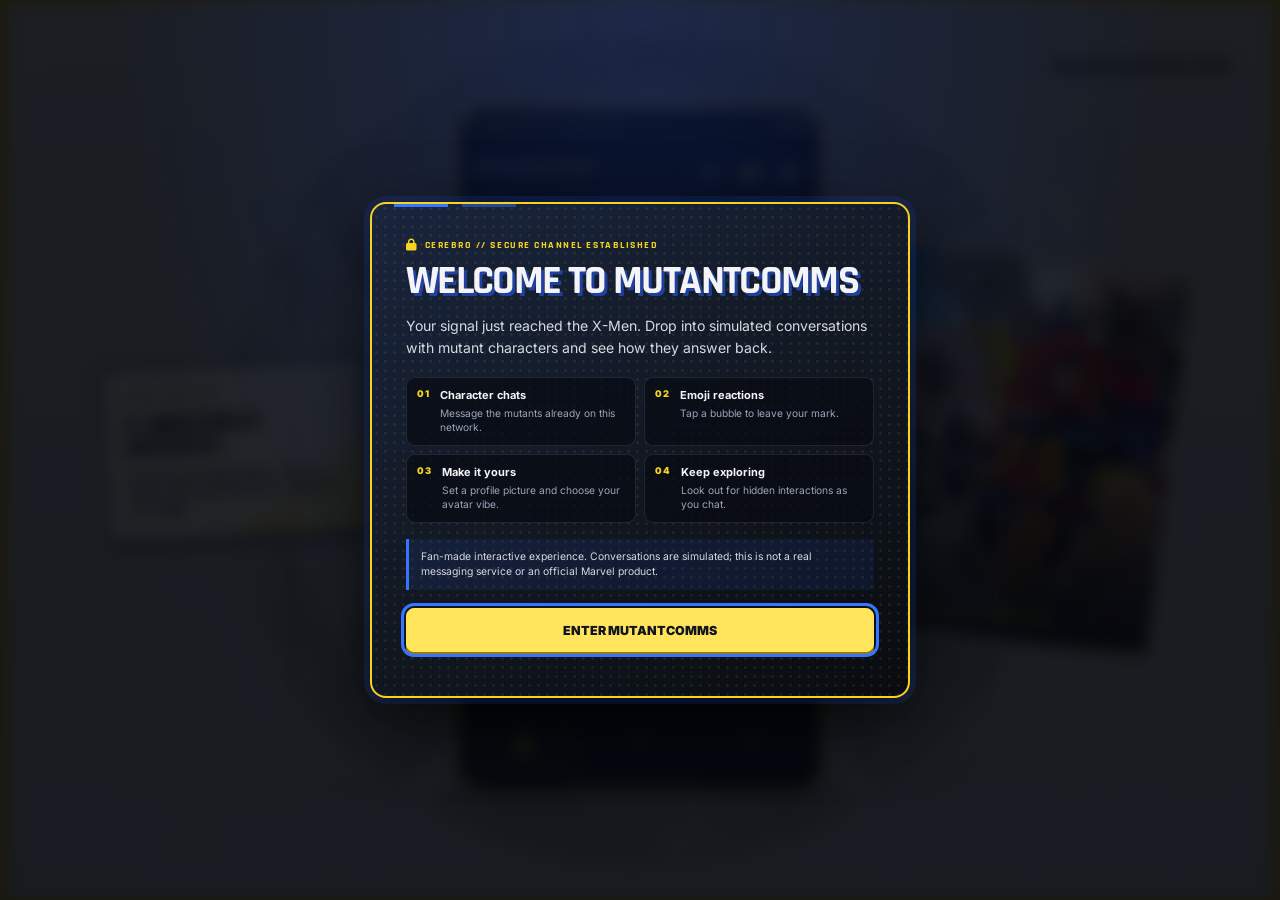
<file: index.html>
<!DOCTYPE html>
<html lang="en">

<head>
    <meta charset="UTF-8">
    <meta name="viewport" content="width=device-width, initial-scale=1.0">
    <title>MutantComms</title>
    <link rel="preconnect" href="https://fonts.googleapis.com">
    <link rel="preconnect" href="https://fonts.gstatic.com" crossorigin>
    <link href="https://fonts.googleapis.com/css2?family=Inter:wght@400;500;600;700&family=Rajdhani:wght@400;500;600;700&display=swap" rel="stylesheet">
    <link rel="stylesheet" href="https://cdnjs.cloudflare.com/ajax/libs/font-awesome/6.7.2/css/all.min.css">
    <link rel="stylesheet" href="css/style.css">
    <script src="js/dialogue.js" defer></script>
    <script src="js/conversation-engine.js" defer></script>
    <script src="js/main.js" defer></script>
</head>

<body>
    <main class="page-shell home-board">

        <section class="presentation-board">
            <div class="brand-mark"><span class="mutant">MUTANT</span><span class="comms">COMMS</span>.COM</div>
            <a class="desktop-caption" href="field-archive.html">
                <span>FIELD LOG // 01</span>
                <strong>X-Men Field Archive</strong>
                <p>Flip through mutant origins, powers, creators and essential comics. Open the archive <i class="fa-solid fa-book-open" aria-hidden="true"></i></p>
            </a>

            <section class="phone-shell" aria-label="MutantComms home screen">
                <header class="status-bar">
                    <div class="connection-status">
                        <i class="fa-solid fa-satellite-dish" aria-hidden="true"></i>
                        <span class="status-indicator"></span>
                        <span>Community Mesh Link v1.0</span>
                    </div>
                    <div class="phone-status">
                        <span class="cell-bars" aria-hidden="true"></span>
                        <i class="fa-solid fa-wifi" aria-hidden="true"></i>
                        <i class="fa-solid fa-battery-full" aria-hidden="true"></i>
                    </div>
                </header>

                <header class="messenger-header">
                    <div class="brand">
                        <h1><span class="mutant">MUTANT</span><span class="comms">COMMS</span></h1>
                        <p>Relay Link State: Stable</p>
                    </div>
                    <button class="settings-button" type="button" aria-label="Settings">
                        <i class="fa-solid fa-gear" aria-hidden="true"></i>
                    </button>
                </header>

                <section class="search-section" aria-label="Search mutants or conversations">
                    <label class="search-label" for="contact-search">Search mutants or conversations</label>
                    <div class="search-wrap">
                        <i class="fa-solid fa-magnifying-glass" aria-hidden="true"></i>
                        <input class="search-field" type="search" id="contact-search" name="contact-search" placeholder="Search mutants or conversations...">
                    </div>
                </section>

                <section class="conversation-list" aria-label="Conversation list">
                    <article class="conversation-item unread" data-conversation-id="gold-squad">
                        <a href="group-chat.html">
                            <div class="avatar" aria-hidden="true"></div>
                            <div class="conversation-content">
                                <div class="conversation-top">
                                    <h3>Gold Squad</h3>
                                    <time datetime="">Now</time>
                                </div>
                                <div class="conversation-bottom">
                                    <p>Beast: The community center radio cabinet is drawing current while switched off.</p>
                                    <span class="unread-count">1</span>
                                </div>
                            </div>
                        </a>
                    </article>

                    <article class="conversation-item unread" data-conversation-id="deadpool">
                        <a href="deadpool.html">
                            <div class="avatar" aria-hidden="true"></div>
                            <div class="conversation-content">
                                <div class="conversation-top">
                                    <h3>Deadpool</h3>
                                    <time datetime="">5m ago</time>
                                </div>
                                <div class="conversation-bottom">
                                    <p>Hypothetically, if someone borrowed the supply van and returned it with a very new-looking door...</p>
                                    <span class="unread-count">1</span>
                                </div>
                            </div>
                        </a>
                    </article>

                    <article class="conversation-item" data-conversation-id="cable">
                        <a href="cable.html">
                            <div class="avatar" aria-hidden="true"></div>
                            <div class="conversation-content">
                                <div class="conversation-top">
                                    <h3>Cable</h3>
                                    <time datetime="">1h ago</time>
                                </div>
                                <div class="conversation-bottom">
                                    <p>Forty-eight. I sent another one.</p>
                                </div>
                            </div>
                        </a>
                    </article>

                    <article class="conversation-item" data-conversation-id="wolverine">
                        <a href="wolverine.html">
                            <div class="avatar" aria-hidden="true"></div>
                            <div class="conversation-content">
                                <div class="conversation-top">
                                    <h3>Wolverine</h3>
                                    <time datetime="">2h ago</time>
                                </div>
                                <div class="conversation-bottom">
                                    <p>Who borrowed the thermos I left on the loading desk?</p>
                                </div>
                            </div>
                        </a>
                    </article>

                    <article class="conversation-item" data-conversation-id="storm">
                        <a href="storm.html">
                            <div class="avatar" aria-hidden="true"></div>
                            <div class="conversation-content">
                                <div class="conversation-top">
                                    <h3>Storm</h3>
                                    <time datetime="">4h ago</time>
                                </div>
                                <div class="conversation-bottom">
                                    <p>The correct answer is “both.”</p>
                                </div>
                            </div>
                        </a>
                    </article>
                </section>

                <nav class="bottom-nav" aria-label="Primary Navigation">
                    <a class="nav-item active" href="index.html">
                        <i class="nav-icon fa-solid fa-comment" aria-hidden="true"></i>
                        <span>Messages</span>
                    </a>
                    <span class="nav-item nav-item-unavailable" aria-disabled="true" title="Mutants section unavailable">
                        <i class="nav-icon fa-solid fa-address-book" aria-hidden="true"></i>
                        <span>Mutants</span>
                        <span class="nav-unavailable-label">Unavailable</span>
                    </span>
                    <span class="nav-item nav-item-unavailable" aria-disabled="true" title="Field Desk unavailable">
                        <i class="nav-icon fa-solid fa-folder-open" aria-hidden="true"></i>
                        <span>Field Desk</span>
                        <span class="nav-unavailable-label">Unavailable</span>
                    </span>
                </nav>
            </section>
        </section>

    </main>
</body>

</html>
</file>
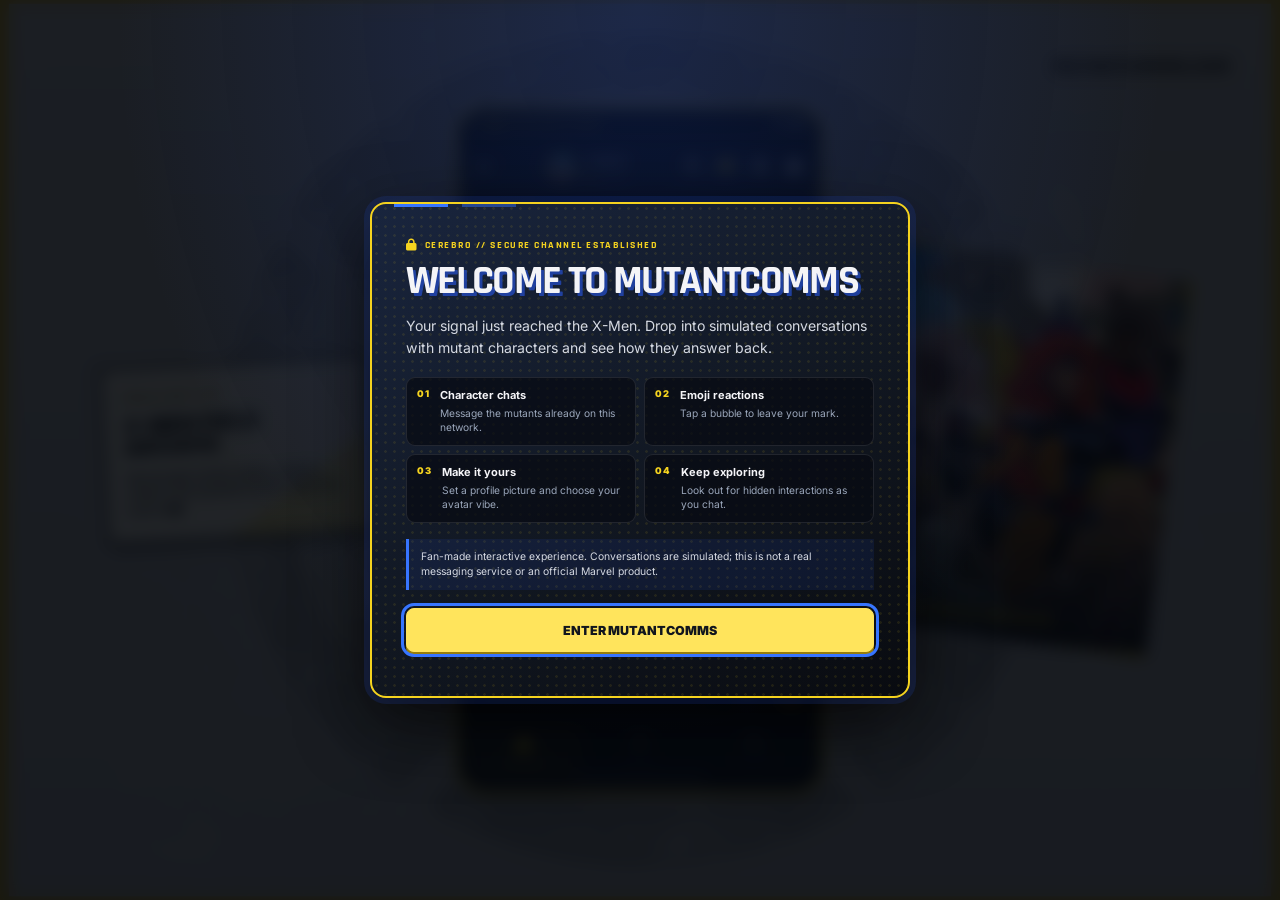
<file: cable.html>
<!DOCTYPE html>
<html lang="en">

<head>
    <meta charset="UTF-8">
    <meta name="viewport" content="width=device-width, initial-scale=1.0">
    <title>Cable - MutantComms</title>
    <link rel="preconnect" href="https://fonts.googleapis.com">
    <link rel="preconnect" href="https://fonts.gstatic.com" crossorigin>
    <link href="https://fonts.googleapis.com/css2?family=Inter:wght@400;500;600;700&family=Rajdhani:wght@400;500;600;700&display=swap" rel="stylesheet">
    <link rel="stylesheet" href="https://cdnjs.cloudflare.com/ajax/libs/font-awesome/6.7.2/css/all.min.css">
    <link rel="stylesheet" href="css/style.css">
    <script src="js/dialogue.js" defer></script>
    <script src="js/conversation-engine.js" defer></script>
    <script src="js/main.js" defer></script>
</head>

<body>
    <main class="page-shell chat-page">

        <section class="presentation-board">
            <div class="brand-mark"><span class="mutant">MUTANT</span><span class="comms">COMMS</span>.COM</div>
            <a class="desktop-caption" href="field-archive.html">
                <span>FIELD LOG // 01</span>
                <strong>X-Men Field Archive</strong>
                <p>Flip through mutant origins, powers, creators and essential comics. Open the archive <i class="fa-solid fa-book-open" aria-hidden="true"></i></p>
            </a>

            <section class="phone-shell" aria-label="MutantComms Cable chat" data-conversation-id="cable">
                <header class="chat-topbar">
                    <div class="connection-status">
                        <i class="fa-solid fa-satellite-dish" aria-hidden="true"></i>
                        <span class="status-indicator"></span>
                        <span>MutantComms Network</span>
                    </div>
                    <div class="phone-status">
                        <span class="cell-bars" aria-hidden="true"></span>
                        <i class="fa-solid fa-wifi" aria-hidden="true"></i>
                        <i class="fa-solid fa-battery-full" aria-hidden="true"></i>
                    </div>
                </header>

                <header class="chat-header-row">
                    <button class="back-button" type="button" aria-label="Back" onclick="window.location.href='index.html'"><i class="fa-solid fa-arrow-left" aria-hidden="true"></i></button>
                    <div class="chat-user">
                        <div class="group-avatar" aria-hidden="true"></div>
                        <div class="chat-title">
                            <h1>Cable</h1>
                            <p><i class="fa-solid fa-user" aria-hidden="true"></i> Online</p>
                        </div>
                    </div>
                    <button class="info-button" type="button" aria-label="Chat information"><i class="fa-solid fa-circle-info" aria-hidden="true"></i></button>
                </header>

                <aside class="info-panel" aria-live="polite">
                    <h3>Contact Info</h3>
                    <ul>
                        <li>Cable</li>
                    </ul>
                </aside>

                <section class="chat-messages" aria-live="polite">
                    <article class="message-group" data-message-id="seed-2ehaeo">
                        <h2 class="message-author">Cable</h2>
                        <div class="message-bubble">
                            <p>Could you review the supply route notes before we head out?</p>
                            <time>10:07 AM</time>
                        </div>
                    </article>

                    <article class="message-group message-you" data-message-id="seed-tfk505">
                        <div class="message-bubble">
                            <p>You sent me 47 pages.</p>
                            <time>10:09 AM</time>
                        </div>
                    </article>

                    <article class="message-group" data-message-id="seed-1tn4zie">
                        <h2 class="message-author">Cable</h2>
                        <div class="message-bubble">
                            <p>Forty-eight. I sent another one.</p>
                            <time>10:11 AM</time>
                        </div>
                    </article>

                    <div class="typing-row" aria-label="Cable is typing">
                        <span class="typing-dot" aria-hidden="true"></span>
                        <span>Cable is typing...</span>
                    </div>
                </section>

                <form class="message-composer" aria-label="Send message">
                    <input type="text" maxlength="1200" placeholder="Send a message..." aria-label="Type a message">
                    <button class="send-button" type="submit" aria-label="Send"><i class="fa-solid fa-paper-plane" aria-hidden="true"></i></button>
                </form>

                <nav class="bottom-nav" aria-label="Primary Navigation">
                    <a class="nav-item active" href="index.html">
                        <i class="nav-icon fa-solid fa-comment" aria-hidden="true"></i>
                        <span>Messages</span>
                    </a>
                    <span class="nav-item nav-item-unavailable" aria-disabled="true" title="Mutants section unavailable">
                        <i class="nav-icon fa-solid fa-address-book" aria-hidden="true"></i>
                        <span>Mutants</span>
                        <span class="nav-unavailable-label">Unavailable</span>
                    </span>
                    <span class="nav-item nav-item-unavailable" aria-disabled="true" title="Field Desk unavailable">
                        <i class="nav-icon fa-solid fa-folder-open" aria-hidden="true"></i>
                        <span>Field Desk</span>
                        <span class="nav-unavailable-label">Unavailable</span>
                    </span>
                </nav>
            </section>
        </section>
    </main>
</body>

</html>
</file>
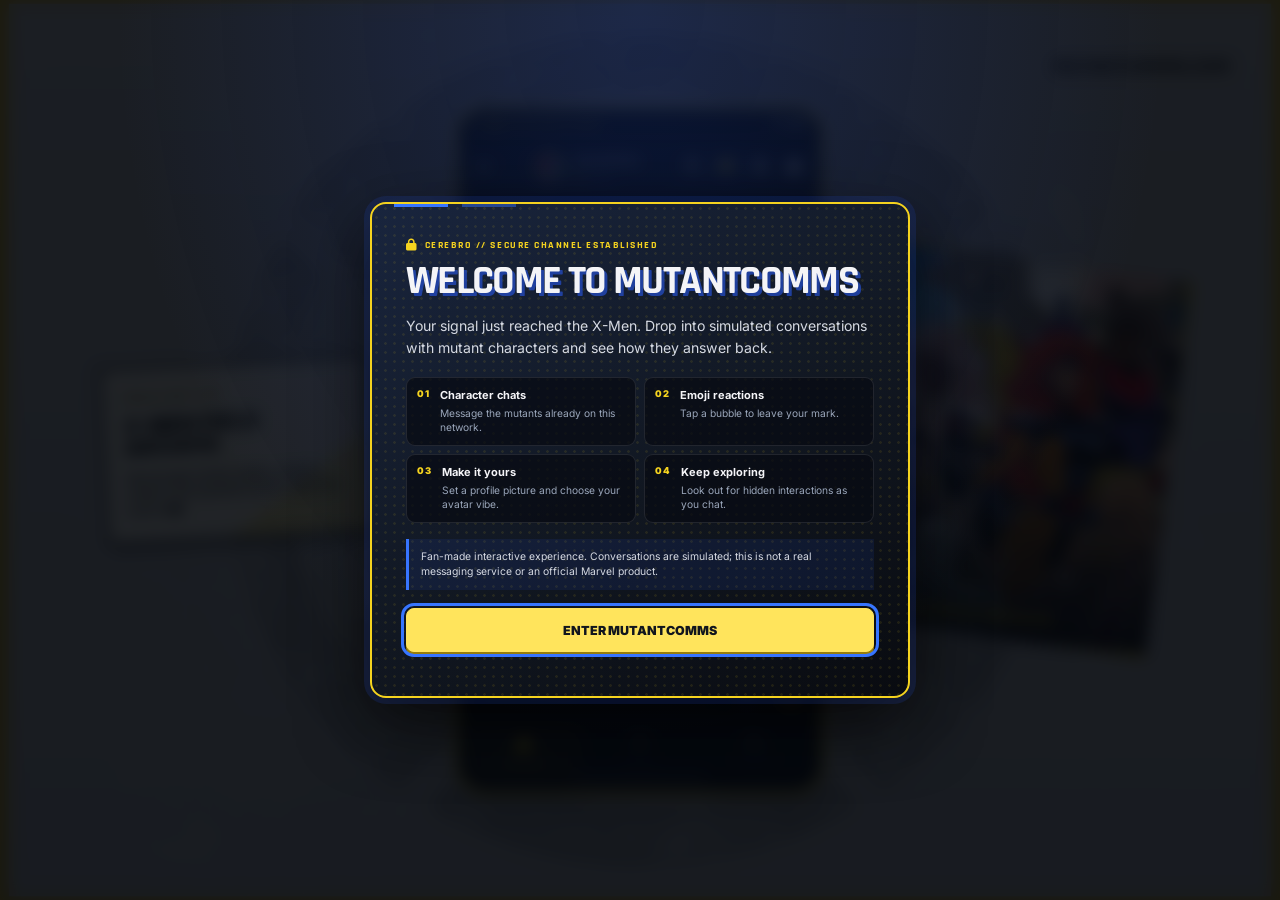
<file: deadpool.html>
<!DOCTYPE html>
<html lang="en">

<head>
    <meta charset="UTF-8">
    <meta name="viewport" content="width=device-width, initial-scale=1.0">
    <title>Deadpool - MutantComms</title>
    <link rel="preconnect" href="https://fonts.googleapis.com">
    <link rel="preconnect" href="https://fonts.gstatic.com" crossorigin>
    <link href="https://fonts.googleapis.com/css2?family=Inter:wght@400;500;600;700&family=Rajdhani:wght@400;500;600;700&display=swap" rel="stylesheet">
    <link rel="stylesheet" href="https://cdnjs.cloudflare.com/ajax/libs/font-awesome/6.7.2/css/all.min.css">
    <link rel="stylesheet" href="css/style.css">
    <script src="js/dialogue.js" defer></script>
    <script src="js/conversation-engine.js" defer></script>
    <script src="js/main.js" defer></script>
</head>

<body>
    <main class="page-shell chat-page">

        <section class="presentation-board">
            <div class="brand-mark"><span class="mutant">MUTANT</span><span class="comms">COMMS</span>.COM</div>
            <a class="desktop-caption" href="field-archive.html">
                <span>FIELD LOG // 01</span>
                <strong>X-Men Field Archive</strong>
                <p>Flip through mutant origins, powers, creators and essential comics. Open the archive <i class="fa-solid fa-book-open" aria-hidden="true"></i></p>
            </a>

            <section class="phone-shell" aria-label="MutantComms Deadpool chat" data-conversation-id="deadpool">
                <header class="chat-topbar">
                    <div class="connection-status">
                        <i class="fa-solid fa-satellite-dish" aria-hidden="true"></i>
                        <span class="status-indicator"></span>
                        <span>MutantComms Network</span>
                    </div>
                    <div class="phone-status">
                        <span class="cell-bars" aria-hidden="true"></span>
                        <i class="fa-solid fa-wifi" aria-hidden="true"></i>
                        <i class="fa-solid fa-battery-full" aria-hidden="true"></i>
                    </div>
                </header>

                <header class="chat-header-row">
                    <button class="back-button" type="button" aria-label="Back" onclick="window.location.href='index.html'"><i class="fa-solid fa-arrow-left" aria-hidden="true"></i></button>
                    <div class="chat-user">
                        <div class="group-avatar" aria-hidden="true"></div>
                        <div class="chat-title">
                            <h1>Deadpool</h1>
                            <p><i class="fa-solid fa-user" aria-hidden="true"></i> Online</p>
                        </div>
                    </div>
                    <button class="info-button" type="button" aria-label="Chat information"><i class="fa-solid fa-circle-info" aria-hidden="true"></i></button>
                </header>

                <aside class="info-panel" aria-live="polite">
                    <h3>Contact Info</h3>
                    <ul>
                        <li>Deadpool</li>
                    </ul>
                </aside>

                <section class="chat-messages" aria-live="polite">
                    <article class="message-group" data-message-id="seed-1ja3qtj">
                        <h2 class="message-author">Deadpool</h2>
                        <div class="message-bubble">
                            <p>Quick question. How attached are you to the neatly sorted cable drawer?</p>
                            <time>09:33 AM</time>
                        </div>
                    </article>

                    <article class="message-group message-you" data-message-id="seed-i1d0mg">
                        <div class="message-bubble">
                            <p>Why?</p>
                            <time>09:35 AM</time>
                        </div>
                    </article>

                    <article class="message-group" data-message-id="seed-1p154b0">
                        <h2 class="message-author">Deadpool</h2>
                        <div class="message-bubble">
                            <p>Hypothetically, if someone borrowed the supply van and returned it with a very new-looking door...</p>
                            <time>09:37 AM</time>
                        </div>
                    </article>

                    <div class="typing-row" aria-label="Deadpool is typing">
                        <span class="typing-dot" aria-hidden="true"></span>
                        <span>Deadpool is typing...</span>
                    </div>
                </section>

                <form class="message-composer" aria-label="Send message">
                    <input type="text" maxlength="1200" placeholder="Send a message..." aria-label="Type a message">
                    <button class="send-button" type="submit" aria-label="Send"><i class="fa-solid fa-paper-plane" aria-hidden="true"></i></button>
                </form>

                <nav class="bottom-nav" aria-label="Primary Navigation">
                    <a class="nav-item active" href="index.html">
                        <i class="nav-icon fa-solid fa-comment" aria-hidden="true"></i>
                        <span>Messages</span>
                    </a>
                    <span class="nav-item nav-item-unavailable" aria-disabled="true" title="Mutants section unavailable">
                        <i class="nav-icon fa-solid fa-address-book" aria-hidden="true"></i>
                        <span>Mutants</span>
                        <span class="nav-unavailable-label">Unavailable</span>
                    </span>
                    <span class="nav-item nav-item-unavailable" aria-disabled="true" title="Field Desk unavailable">
                        <i class="nav-icon fa-solid fa-folder-open" aria-hidden="true"></i>
                        <span>Field Desk</span>
                        <span class="nav-unavailable-label">Unavailable</span>
                    </span>
                </nav>
            </section>
        </section>
    </main>
</body>

</html>
</file>
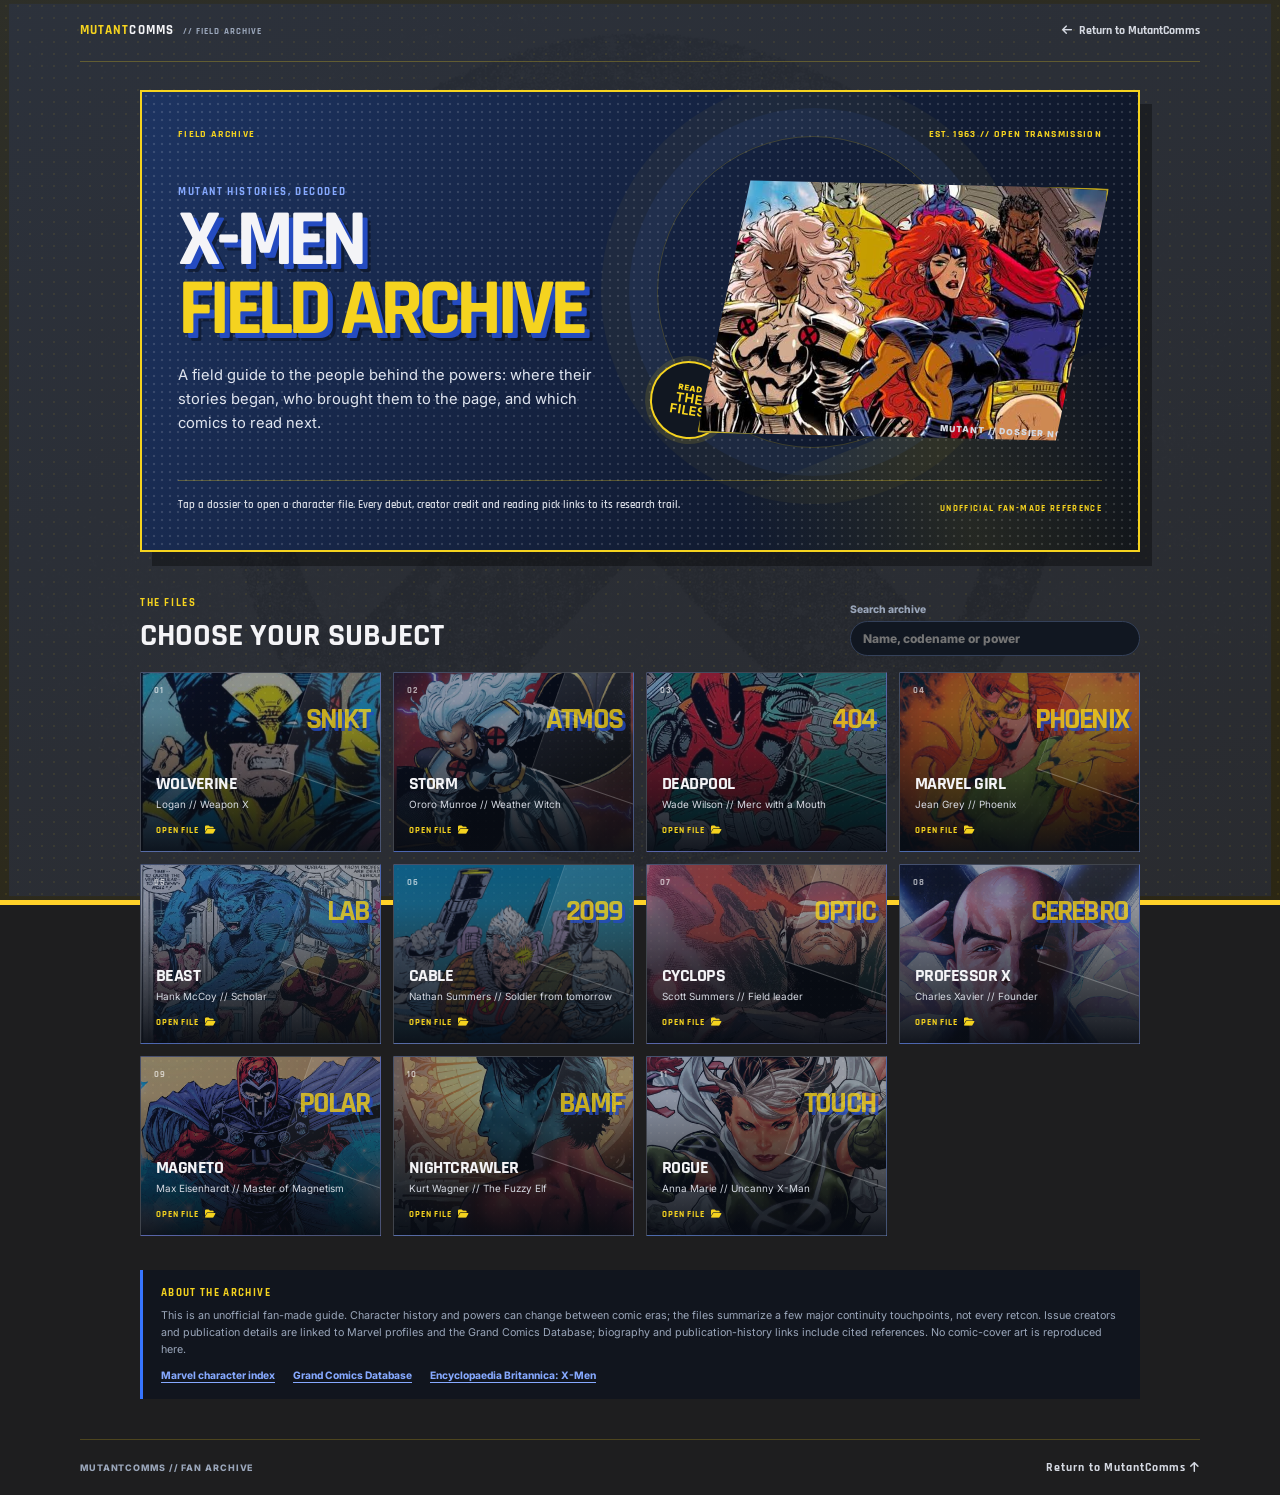
<file: field-archive.html>
<!DOCTYPE html>
<html lang="en">
<head>
    <meta charset="UTF-8">
    <meta name="viewport" content="width=device-width, initial-scale=1">
    <meta name="theme-color" content="#10151f">
    <meta name="description" content="Open the MutantComms X-Men Field Archive: a sourced guide to mutant origins, creators, powers and essential comics.">
    <title>X-Men Field Archive - MutantComms</title>
    <link rel="preconnect" href="https://fonts.googleapis.com">
    <link rel="preconnect" href="https://fonts.gstatic.com" crossorigin>
    <link href="https://fonts.googleapis.com/css2?family=Inter:wght@400;500;600;700&family=Rajdhani:wght@400;500;600;700&display=swap" rel="stylesheet">
    <link rel="stylesheet" href="https://cdnjs.cloudflare.com/ajax/libs/font-awesome/6.7.2/css/all.min.css">
    <link rel="stylesheet" href="css/style.css">
    <link rel="stylesheet" href="css/field-archive.css">
    <script src="js/field-archive.js" defer></script>
</head>
<body class="archive-page">
    <header class="archive-masthead">
        <a class="archive-wordmark" href="index.html"><span>MUTANT</span>COMMS <small>// FIELD ARCHIVE</small></a>
        <a class="archive-return" href="index.html"><i class="fa-solid fa-arrow-left" aria-hidden="true"></i> Return to MutantComms</a>
    </header>

    <main class="archive-main">
        <section class="archive-cover" aria-labelledby="archive-title" data-archive-cover>
            <div class="cover-topline"><span>FIELD ARCHIVE</span><span>EST. 1963 // OPEN TRANSMISSION</span></div>
            <div class="cover-grid">
                <div class="cover-copy">
                    <p class="cover-kicker">Mutant histories, decoded</p>
                    <h1 id="archive-title">X-Men<br><em>Field Archive</em></h1>
                    <p class="cover-intro">A field guide to the people behind the powers: where their stories began, who brought them to the page, and which comics to read next.</p>
                    <div class="cover-stamp"><span>READ</span><strong>THE<br>FILES</strong></div>
                </div>
                <div class="cover-art">
                    <div class="cover-orbit orbit-one" aria-hidden="true"></div>
                    <div class="cover-orbit orbit-two" aria-hidden="true"></div>
                    <img class="cover-team-art" src="images/gold-squad-pfp.jpeg" alt="Gold Squad team portrait">
                    <span class="cover-art-caption">MUTANT // DOSSIER NO. 01</span>
                </div>
            </div>
            <div class="cover-footer">
                <p>Tap a dossier to open a character file. Every debut, creator credit and reading pick links to its research trail.</p>
                <span>UNOFFICIAL FAN-MADE REFERENCE</span>
            </div>
        </section>

        <section class="archive-index" aria-labelledby="index-title" data-archive-index>
            <div class="index-heading">
                <div>
                    <p class="archive-kicker">The files</p>
                    <h2 id="index-title">Choose your subject</h2>
                </div>
                <label class="archive-search-label" for="archive-search">Search archive
                    <input id="archive-search" type="search" placeholder="Name, codename or power">
                </label>
            </div>
            <p class="archive-empty" role="status" hidden>No dossier matches that search. Try a character name or ability.</p>
            <div class="dossier-grid">
                <button class="dossier-card dossier-card--gold" type="button" data-open-profile="wolverine" data-search="wolverine logan healing claws">
                    <span class="dossier-number">01</span><span class="dossier-glyph">SNIKT</span><span class="dossier-name">Wolverine</span><span class="dossier-identity">Logan // Weapon X</span><span class="dossier-open">Open file <i class="fa-solid fa-folder-open" aria-hidden="true"></i></span>
                </button>
                <button class="dossier-card dossier-card--blue" type="button" data-open-profile="storm" data-search="storm ororo munroe weather lightning">
                    <span class="dossier-number">02</span><span class="dossier-glyph">ATMOS</span><span class="dossier-name">Storm</span><span class="dossier-identity">Ororo Munroe // Weather Witch</span><span class="dossier-open">Open file <i class="fa-solid fa-folder-open" aria-hidden="true"></i></span>
                </button>
                <button class="dossier-card dossier-card--red" type="button" data-open-profile="deadpool" data-search="deadpool wade wilson healing regeneration">
                    <span class="dossier-number">03</span><span class="dossier-glyph">404</span><span class="dossier-name">Deadpool</span><span class="dossier-identity">Wade Wilson // Merc with a Mouth</span><span class="dossier-open">Open file <i class="fa-solid fa-folder-open" aria-hidden="true"></i></span>
                </button>
                <button class="dossier-card dossier-card--green" type="button" data-open-profile="jean-grey" data-search="jean grey marvel girl phoenix telepathy telekinesis">
                    <span class="dossier-number">04</span><span class="dossier-glyph">PHOENIX</span><span class="dossier-name">Marvel Girl</span><span class="dossier-identity">Jean Grey // Phoenix</span><span class="dossier-open">Open file <i class="fa-solid fa-folder-open" aria-hidden="true"></i></span>
                </button>
                <button class="dossier-card dossier-card--blue" type="button" data-open-profile="beast" data-search="beast hank mccoy strength agility genius">
                    <span class="dossier-number">05</span><span class="dossier-glyph">LAB</span><span class="dossier-name">Beast</span><span class="dossier-identity">Hank McCoy // Scholar</span><span class="dossier-open">Open file <i class="fa-solid fa-folder-open" aria-hidden="true"></i></span>
                </button>
                <button class="dossier-card dossier-card--gold" type="button" data-open-profile="cable" data-search="cable nathan summers time travel telepathy telekinesis">
                    <span class="dossier-number">06</span><span class="dossier-glyph">2099</span><span class="dossier-name">Cable</span><span class="dossier-identity">Nathan Summers // Soldier from tomorrow</span><span class="dossier-open">Open file <i class="fa-solid fa-folder-open" aria-hidden="true"></i></span>
                </button>
                <button class="dossier-card dossier-card--red" type="button" data-open-profile="cyclops" data-search="cyclops scott summers optic force beams leader">
                    <span class="dossier-number">07</span><span class="dossier-glyph">OPTIC</span><span class="dossier-name">Cyclops</span><span class="dossier-identity">Scott Summers // Field leader</span><span class="dossier-open">Open file <i class="fa-solid fa-folder-open" aria-hidden="true"></i></span>
                </button>
                <button class="dossier-card dossier-card--blue" type="button" data-open-profile="professor-x" data-search="professor x charles xavier telepathy">
                    <span class="dossier-number">08</span><span class="dossier-glyph">CEREBRO</span><span class="dossier-name">Professor X</span><span class="dossier-identity">Charles Xavier // Founder</span><span class="dossier-open">Open file <i class="fa-solid fa-folder-open" aria-hidden="true"></i></span>
                </button>
                <button class="dossier-card dossier-card--red" type="button" data-open-profile="magneto" data-search="magneto max eisenhardt magnetism">
                    <span class="dossier-number">09</span><span class="dossier-glyph">POLAR</span><span class="dossier-name">Magneto</span><span class="dossier-identity">Max Eisenhardt // Master of Magnetism</span><span class="dossier-open">Open file <i class="fa-solid fa-folder-open" aria-hidden="true"></i></span>
                </button>
                <button class="dossier-card dossier-card--gold" type="button" data-open-profile="nightcrawler" data-search="nightcrawler kurt wagner teleportation">
                    <span class="dossier-number">10</span><span class="dossier-glyph">BAMF</span><span class="dossier-name">Nightcrawler</span><span class="dossier-identity">Kurt Wagner // The Fuzzy Elf</span><span class="dossier-open">Open file <i class="fa-solid fa-folder-open" aria-hidden="true"></i></span>
                </button>
                <button class="dossier-card dossier-card--green" type="button" data-open-profile="rogue" data-search="rogue anna marie absorption memories powers">
                    <span class="dossier-number">11</span><span class="dossier-glyph">TOUCH</span><span class="dossier-name">Rogue</span><span class="dossier-identity">Anna Marie // Uncanny X-Man</span><span class="dossier-open">Open file <i class="fa-solid fa-folder-open" aria-hidden="true"></i></span>
                </button>
            </div>
        </section>

        <section class="character-file" id="file-wolverine" data-profile="wolverine" aria-labelledby="title-wolverine" hidden>
            <header class="file-header file-header--gold"><button class="back-to-index" type="button"><i class="fa-solid fa-arrow-left" aria-hidden="true"></i> All dossiers</button><span>FILE 01 // CANADA</span></header>
            <div class="file-hero"><p class="file-kicker">Weapon X // X-Man</p><h2 id="title-wolverine">Wolverine</h2><p class="file-subtitle">Logan · James Howlett</p><p class="file-debut">First full appearance <strong>The Incredible Hulk #181 · 1974</strong></p></div>
            <div class="file-layout"><aside class="file-quote">“I'm the best there is at what I do.”<span>— Logan</span></aside><div class="file-main">
                <section><h3>Origin // Field notes</h3><p>Born in 19th-century Canada, Logan's mutation includes accelerated healing and retractable bone claws. The Weapon X program later bonded adamantium to his skeleton and erased much of his memory. His long, fragmented life eventually brings him into the X-Men, where a lone survivor becomes part of a team.</p></section>
                <section class="file-credit"><h3>Creators // first full debut</h3><p>Len Wein (writer); John Romita Sr. (character design); Herb Trimpe (artist on the full debut). The teaser appeared in <i>The Incredible Hulk</i> #180; #181 is the full debut.</p></section>
                <section><h3>Powers &amp; skills</h3><p>Accelerated healing, heightened senses, an extended lifespan, retractable claws, and exceptional close-quarters combat skill. Adamantium is the result of experimentation, not his original mutation.</p></section>
                <section class="file-fact"><h3>Margin note</h3><p>His first appearance is a two-part publication story: a final-panel teaser in <i>The Incredible Hulk</i> #180, followed by the full debut in #181. John Romita Sr. designed the character; Len Wein wrote the debut and Herb Trimpe drew it.</p></section>
                <section><h3>Start reading</h3><ul><li><i>Giant-Size X-Men</i> #1 (1975)</li><li><i>Wolverine</i> #1–4 (1982), by Chris Claremont and Frank Miller</li><li>“Weapon X,” <i>Marvel Comics Presents</i> #72–84 (1991)</li></ul></section>
            </div></div>
            <footer class="file-sources"><h3>Research trail</h3><a href="https://en.wikipedia.org/wiki/Wolverine_(character)">Publication history &amp; cited references</a><a href="https://www.marvel.com/characters/wolverine-logan">Marvel character profile</a><a href="https://www.comics.org/searchNew/?q=The+Incredible+Hulk+181&amp;search_object=issue&amp;method=icontains">Grand Comics Database issue records</a></footer>
        </section>

        <section class="character-file" id="file-storm" data-profile="storm" aria-labelledby="title-storm" hidden>
            <header class="file-header file-header--blue"><button class="back-to-index" type="button"><i class="fa-solid fa-arrow-left" aria-hidden="true"></i> All dossiers</button><span>FILE 02 // KENYA</span></header>
            <div class="file-hero"><p class="file-kicker">Queen // X-Man</p><h2 id="title-storm">Storm</h2><p class="file-subtitle">Ororo Munroe</p><p class="file-debut">First appearance <strong>Giant-Size X-Men #1 · 1975</strong></p></div>
            <div class="file-layout"><aside class="file-quote">A leader who can change the weather—and the room.<span>— Field archive</span></aside><div class="file-main">
                <section><h3>Origin // Field notes</h3><p>Ororo Munroe was born in New York and grew up in Cairo before journeying to Kenya. Her weather-manipulating mutant gift led some people to revere her as a goddess. Professor X recruits her to the new international X-Men team in 1975; she grows into one of its most trusted leaders.</p></section>
                <section class="file-credit"><h3>Creators // team debut</h3><p>Len Wein (writer) and Dave Cockrum (artist and character designer). Storm joined the new team in <i>Giant-Size X-Men</i> #1.</p></section>
                <section><h3>Powers &amp; skills</h3><p>She can influence weather patterns, summon wind, rain and lightning, alter temperature, and fly on currents she creates. Her control and judgment are as central to her strength as raw power.</p></section>
                <section class="file-fact"><h3>Margin note</h3><p>Artist Dave Cockrum combined ideas from two earlier designs of his—Black Cat and Typhoon—when developing Storm's look. Her signature white hair was part of the design from the start.</p></section>
                <section><h3>Start reading</h3><ul><li><i>Giant-Size X-Men</i> #1 (1975)</li><li>“Lifedeath,” <i>The Uncanny X-Men</i> #186 (1984)</li><li><i>Storm</i> (2024), by Murewa Ayodele and Lucas Werneck</li></ul></section>
            </div></div>
            <footer class="file-sources"><h3>Research trail</h3><a href="https://en.wikipedia.org/wiki/Storm_(Marvel_Comics)">Publication history &amp; cited references</a><a href="https://www.marvel.com/characters/storm">Marvel character profile</a><a href="https://www.comics.org/searchNew/?q=Giant-Size+X-Men+1&amp;search_object=issue&amp;method=icontains">Grand Comics Database issue records</a></footer>
        </section>

        <section class="character-file" id="file-deadpool" data-profile="deadpool" aria-labelledby="title-deadpool" hidden>
            <header class="file-header file-header--red"><button class="back-to-index" type="button"><i class="fa-solid fa-arrow-left" aria-hidden="true"></i> All dossiers</button><span>FILE 03 // CLASSIFIED? SURE.</span></header>
            <div class="file-hero"><p class="file-kicker">Mercenary // Occasionally helpful</p><h2 id="title-deadpool">Deadpool</h2><p class="file-subtitle">Wade Wilson</p><p class="file-debut">First appearance <strong>The New Mutants #98 · 1990 (1991 cover date)</strong></p></div>
            <div class="file-layout"><aside class="file-quote">This file has been reviewed by its subject. He added three footnotes.<span>— Unverified archivist</span></aside><div class="file-main">
                <section><h3>Origin // Field notes</h3><p>Wade Wilson debuted as a masked mercenary sent after the New Mutants. Later stories connect his cancer treatment to the Weapon X program, which gave him a powerful healing factor and left him visibly scarred. His fourth-wall-breaking narration and erratic humor became part of his signature.</p></section>
                <section class="file-credit"><h3>Creators // debut</h3><p>Fabian Nicieza (writer) and Rob Liefeld (artist and co-creator). <i>The New Mutants</i> #98 was cover-dated February 1991 and went on sale in December 1990.</p></section>
                <section><h3>Powers &amp; skills</h3><p>Accelerated healing, high pain tolerance, expert sword and firearm use, and formidable improvisational combat skills. The healing factor does not make him invulnerable.</p></section>
                <section class="file-fact"><h3>Margin note</h3><p>Rob Liefeld created the visual design; writer Fabian Nicieza named him and established much of his wisecracking voice. The name “Deadpool” came from a pool about who would die, not from an elaborate super-science acronym.</p></section>
                <section><h3>Start reading</h3><ul><li><i>The New Mutants</i> #98 (1991 cover date)</li><li><i>Deadpool: The Circle Chase</i> #1–4 (1993)</li><li><i>Deadpool</i> (1997) #1 onward, by Joe Kelly and Ed McGuinness</li></ul></section>
            </div></div>
            <footer class="file-sources"><h3>Research trail</h3><a href="https://en.wikipedia.org/wiki/Deadpool">Publication history &amp; cited references</a><a href="https://www.marvel.com/characters/deadpool-wade-wilson">Marvel character profile</a><a href="https://www.comics.org/searchNew/?q=New+Mutants+98&amp;search_object=issue&amp;method=icontains">Grand Comics Database issue records</a></footer>
        </section>

        <section class="character-file" id="file-jean-grey" data-profile="jean-grey" aria-labelledby="title-jean-grey" hidden>
            <header class="file-header file-header--green"><button class="back-to-index" type="button"><i class="fa-solid fa-arrow-left" aria-hidden="true"></i> All dossiers</button><span>FILE 04 // PHOENIX</span></header>
            <div class="file-hero"><p class="file-kicker">Founding X-Man // Phoenix</p><h2 id="title-jean-grey">Marvel Girl</h2><p class="file-subtitle">Jean Grey · Phoenix</p><p class="file-debut">First appearance <strong>The X-Men #1 · 1963</strong></p></div>
            <div class="file-layout"><aside class="file-quote">A founding student whose story became cosmic in scale.<span>— Field archive</span></aside><div class="file-main">
                <section><h3>Origin // Field notes</h3><p>Jean Grey was one of the original students recruited by Professor X and the first woman to join his X-Men. Initially known as Marvel Girl, her telekinetic abilities and later telepathy placed her at the center of the team's history. Her connection to the Phoenix Force drives one of the best-known X-Men sagas.</p></section>
                <section class="file-credit"><h3>Creators // debut</h3><p>Stan Lee (writer) and Jack Kirby (artist and co-plotter). Jean first appeared as Marvel Girl in <i>The X-Men</i> #1.</p></section>
                <section><h3>Powers &amp; abilities</h3><p>Powerful telepathy and telekinesis. Her relationship with the Phoenix Force has changed across different periods of Marvel continuity; it is a distinct cosmic story element, not a simple synonym for her mutant powers.</p></section>
                <section class="file-fact"><h3>Margin note</h3><p>In the earliest X-Men stories, Jean's codename was Marvel Girl. “Phoenix” became part of her identity years later, after the team's spaceflight story.</p></section>
                <section><h3>Start reading</h3><ul><li><i>The X-Men</i> #1 (1963)</li><li>“The Phoenix Saga,” <i>The Uncanny X-Men</i> #101–108 (1976–77)</li><li>“The Dark Phoenix Saga,” <i>The Uncanny X-Men</i> #129–137 (1980)</li></ul></section>
            </div></div>
            <footer class="file-sources"><h3>Research trail</h3><a href="https://en.wikipedia.org/wiki/Jean_Grey">Publication history &amp; cited references</a><a href="https://www.marvel.com/characters/jean-grey">Marvel character profile</a><a href="https://www.comics.org/searchNew/?q=X-Men+1+1963&amp;search_object=issue&amp;method=icontains">Grand Comics Database issue records</a></footer>
        </section>

        <section class="character-file" id="file-beast" data-profile="beast" aria-labelledby="title-beast" hidden>
            <header class="file-header file-header--blue"><button class="back-to-index" type="button"><i class="fa-solid fa-arrow-left" aria-hidden="true"></i> All dossiers</button><span>FILE 05 // LAB NOTES</span></header>
            <div class="file-hero"><p class="file-kicker">Founding X-Man // Scientist</p><h2 id="title-beast">Beast</h2><p class="file-subtitle">Dr. Henry “Hank” McCoy</p><p class="file-debut">First appearance <strong>The X-Men #1 · 1963</strong></p></div>
            <div class="file-layout"><aside class="file-quote">A brilliant mind with the agility to match.<span>— Field archive</span></aside><div class="file-main">
                <section><h3>Origin // Field notes</h3><p>Hank McCoy was a founding X-Man whose extraordinary strength and agility appeared alongside a remarkable intellect. A gifted biochemist, he later experimented on himself to reverse a physical mutation; the procedure instead left him covered in blue fur. Across eras he has worked as a hero, teacher and scientist.</p></section>
                <section class="file-credit"><h3>Creators // debut</h3><p>Stan Lee (writer) and Jack Kirby (artist and co-plotter). Beast debuted with the original team in <i>The X-Men</i> #1.</p></section>
                <section><h3>Powers &amp; abilities</h3><p>Superhuman strength, speed, agility, balance and dexterity; enhanced senses; and a genius-level scientific intellect. The exact details of his physiology have shifted as his appearance changed over the decades.</p></section>
                <section class="file-fact"><h3>Margin note</h3><p>Hank's furry blue appearance was not how he began: he first appeared with a human-looking body and unusually large hands and feet. His transformation unfolded in later comics.</p></section>
                <section><h3>Start reading</h3><ul><li><i>The X-Men</i> #1 (1963)</li><li>Hank's transformation in <i>Amazing Adventures</i> #11–17 (1972)</li><li><i>Astonishing X-Men</i> (2004) #1 onward, by Joss Whedon and John Cassaday</li></ul></section>
            </div></div>
            <footer class="file-sources"><h3>Research trail</h3><a href="https://en.wikipedia.org/wiki/Beast_(Marvel_Comics)">Publication history &amp; cited references</a><a href="https://www.marvel.com/characters/beast-hank-mccoy">Marvel character profile</a><a href="https://www.comics.org/searchNew/?q=X-Men+1+1963&amp;search_object=issue&amp;method=icontains">Grand Comics Database issue records</a></footer>
        </section>

        <section class="character-file" id="file-cable" data-profile="cable" aria-labelledby="title-cable" hidden>
            <header class="file-header file-header--gold"><button class="back-to-index" type="button"><i class="fa-solid fa-arrow-left" aria-hidden="true"></i> All dossiers</button><span>FILE 06 // FUTURE FRONT</span></header>
            <div class="file-hero"><p class="file-kicker">Soldier from tomorrow // X-Force</p><h2 id="title-cable">Cable</h2><p class="file-subtitle">Nathan Christopher Charles Summers</p><p class="file-debut">First teaser <strong>The New Mutants #86 · 1990</strong> <span>First full appearance: #87</span></p></div>
            <div class="file-layout"><aside class="file-quote">“Forty-eight. I sent another one.”<span>— Cable, probably</span></aside><div class="file-main">
                <section><h3>Origin // Field notes</h3><p>Cable was introduced as a grizzled future warrior and the new leader of the New Mutants. Later stories revealed him to be Nathan Summers, the son of Cyclops and Madelyne Pryor, sent into a future where he could survive a techno-organic virus. The character's backstory was deliberately revealed in pieces.</p></section>
                <section class="file-credit"><h3>Creators // first full debut</h3><p>Louise Simonson (writer) and Rob Liefeld (artist and character designer). Cable appears as a teaser in <i>The New Mutants</i> #86 and makes his first full appearance in #87, both published in 1990.</p></section>
                <section><h3>Powers &amp; skills</h3><p>Telepathy and telekinesis, commonly constrained by the effort required to contain his techno-organic infection. He is also a time traveler, strategist and heavily trained combatant, though his equipment and powers vary by era.</p></section>
                <section class="file-fact"><h3>Margin note</h3><p>Cable did not arrive with his complete family history. Readers first met the mysterious adult soldier before the books established his connection to the Summers family.</p></section>
                <section><h3>Start reading</h3><ul><li><i>The New Mutants</i> #86–87 (1990)</li><li>“X-Cutioner's Song,” X-books crossover (1992)</li><li><i>Cable &amp; Deadpool</i> #1 onward (2004)</li></ul></section>
            </div></div>
            <footer class="file-sources"><h3>Research trail</h3><a href="https://en.wikipedia.org/wiki/Cable_(character)">Publication history &amp; cited references</a><a href="https://www.marvel.com/characters/cable-nathan-summers">Marvel character profile</a><a href="https://www.comics.org/searchNew/?q=New+Mutants+87&amp;search_object=issue&amp;method=icontains">Grand Comics Database issue records</a></footer>
        </section>

        <section class="character-file" id="file-cyclops" data-profile="cyclops" aria-labelledby="title-cyclops" hidden>
            <header class="file-header file-header--red"><button class="back-to-index" type="button"><i class="fa-solid fa-arrow-left" aria-hidden="true"></i> All dossiers</button><span>FILE 07 // FIELD COMMAND</span></header>
            <div class="file-hero"><p class="file-kicker">Founding X-Man // Team leader</p><h2 id="title-cyclops">Cyclops</h2><p class="file-subtitle">Scott Summers</p><p class="file-debut">First appearance <strong>The X-Men #1 · 1963</strong></p></div>
            <div class="file-layout"><aside class="file-quote">The plan is the plan. Even when the plan changes.<span>— Field archive</span></aside><div class="file-main">
                <section><h3>Origin // Field notes</h3><p>Scott Summers was the first student recruited by Professor X and became the original X-Men's field leader. His mutant optic blasts are powerful and continuous, so he relies on a specially engineered visor to control them. Discipline and tactical judgment become as recognizable as the red beam.</p></section>
                <section class="file-credit"><h3>Creators // debut</h3><p>Stan Lee (writer) and Jack Kirby (artist and co-plotter). Scott Summers was part of the original lineup in <i>The X-Men</i> #1.</p></section>
                <section><h3>Powers &amp; abilities</h3><p>His eyes emit concussive force beams. Ruby-quartz lenses and his visor regulate the blasts; they are not heat or laser vision. Scott is also a trained tactician and experienced team commander.</p></section>
                <section class="file-fact"><h3>Margin note</h3><p>Cyclops and Beast were both introduced in the very first issue, but Scott was chosen as the field leader of the original team.</p></section>
                <section><h3>Start reading</h3><ul><li><i>The X-Men</i> #1 (1963)</li><li><i>Giant-Size X-Men</i> #1 (1975)</li><li>“The Dark Phoenix Saga,” <i>The Uncanny X-Men</i> #129–137 (1980)</li></ul></section>
            </div></div>
            <footer class="file-sources"><h3>Research trail</h3><a href="https://en.wikipedia.org/wiki/Cyclops_(Marvel_Comics)">Publication history &amp; cited references</a><a href="https://www.marvel.com/characters/cyclops-scott-summers">Marvel character profile</a><a href="https://www.comics.org/searchNew/?q=X-Men+1+1963&amp;search_object=issue&amp;method=icontains">Grand Comics Database issue records</a></footer>
        </section>

        <section class="character-file" id="file-professor-x" data-profile="professor-x" aria-labelledby="title-professor-x" hidden>
            <header class="file-header file-header--blue"><button class="back-to-index" type="button"><i class="fa-solid fa-arrow-left" aria-hidden="true"></i> All dossiers</button><span>FILE 08 // CEREBRO</span></header>
            <div class="file-hero"><p class="file-kicker">Founder // Telepath</p><h2 id="title-professor-x">Professor X</h2><p class="file-subtitle">Charles Francis Xavier</p><p class="file-debut">First appearance <strong>The X-Men #1 · 1963</strong></p></div>
            <div class="file-layout"><aside class="file-quote">A school, a team, and a dream of coexistence.<span>— Field archive</span></aside><div class="file-main">
                <section><h3>Origin // Field notes</h3><p>Charles Xavier is a powerful telepath and the founder of the X-Men and Xavier's School for Gifted Youngsters. He gathers young mutants to help them understand their abilities and to defend people who fear them. His longstanding ideological debate with Magneto asks how mutants can survive in a hostile world.</p></section>
                <section class="file-credit"><h3>Creators // debut</h3><p>Stan Lee (writer) and Jack Kirby (artist and co-plotter). Professor X was introduced as the mentor of the original X-Men in issue #1.</p></section>
                <section><h3>Powers &amp; abilities</h3><p>Extensive telepathy, including mind-to-mind communication and mental perception. Cerebro amplifies and focuses his ability. His intelligence and teaching shaped generations of mutant heroes.</p></section>
                <section class="file-fact"><h3>Margin note</h3><p>In the original 1963 series, Xavier is introduced as the headmaster of the school and mentor of the first five X-Men. His long friendship and philosophical conflict with Magneto were developed later.</p></section>
                <section><h3>Start reading</h3><ul><li><i>The X-Men</i> #1 (1963)</li><li><i>Marvel Graphic Novel</i> #5: <i>God Loves, Man Kills</i> (1982)</li><li><i>X-Men: Deadly Genesis</i> #1–6 (2005–06)</li></ul></section>
            </div></div>
            <footer class="file-sources"><h3>Research trail</h3><a href="https://en.wikipedia.org/wiki/Professor_X">Publication history &amp; cited references</a><a href="https://www.marvel.com/characters/professor-x-charles-xavier">Marvel character profile</a><a href="https://www.comics.org/searchNew/?q=X-Men+1+1963&amp;search_object=issue&amp;method=icontains">Grand Comics Database issue records</a></footer>
        </section>

        <section class="character-file" id="file-magneto" data-profile="magneto" aria-labelledby="title-magneto" hidden>
            <header class="file-header file-header--red"><button class="back-to-index" type="button"><i class="fa-solid fa-arrow-left" aria-hidden="true"></i> All dossiers</button><span>FILE 09 // POLARITY</span></header>
            <div class="file-hero"><p class="file-kicker">Brotherhood // Sometimes ally</p><h2 id="title-magneto">Magneto</h2><p class="file-subtitle">Max Eisenhardt · also known as Erik Lehnsherr</p><p class="file-debut">First appearance <strong>The X-Men #1 · 1963</strong></p></div>
            <div class="file-layout"><aside class="file-quote">Same fear. A different answer to it.<span>— Field archive</span></aside><div class="file-main">
                <section><h3>Origin // Field notes</h3><p>Magneto is a mutant whose ability to control magnetism is matched by a history shaped by the Holocaust. His experiences underpin a conviction that mutants must protect themselves from human persecution. His methods put him at odds with Charles Xavier, although their relationship has shifted between enemy, ally and friend.</p></section>
                <section class="file-credit"><h3>Creators // debut</h3><p>Stan Lee (writer) and Jack Kirby (artist and co-plotter). Magneto was the first major adversary faced by the X-Men in <i>The X-Men</i> #1.</p></section>
                <section><h3>Powers &amp; abilities</h3><p>He can manipulate magnetic fields and metal, generate force fields, and influence electromagnetic phenomena. The extent of those powers varies with the story and the writer.</p></section>
                <section class="file-fact"><h3>Margin note</h3><p>His civilian identity has been revised in comics over time. This file gives the currently familiar Max Eisenhardt name alongside Erik Lehnsherr, another widely used identity.</p></section>
                <section><h3>Start reading</h3><ul><li><i>The X-Men</i> #1 (1963)</li><li><i>Marvel Graphic Novel</i> #5: <i>God Loves, Man Kills</i> (1982)</li><li><i>X-Men: Magneto Testament</i> #1–5 (2008–09)</li></ul></section>
            </div></div>
            <footer class="file-sources"><h3>Research trail</h3><a href="https://en.wikipedia.org/wiki/Magneto_(Marvel_Comics)">Publication history &amp; cited references</a><a href="https://www.marvel.com/characters/magneto-max-eisenhardt">Marvel character profile</a><a href="https://www.comics.org/searchNew/?q=X-Men+1+1963&amp;search_object=issue&amp;method=icontains">Grand Comics Database issue records</a></footer>
        </section>

        <section class="character-file" id="file-nightcrawler" data-profile="nightcrawler" aria-labelledby="title-nightcrawler" hidden>
            <header class="file-header file-header--blue"><button class="back-to-index" type="button"><i class="fa-solid fa-arrow-left" aria-hidden="true"></i> All dossiers</button><span>FILE 10 // BAMF</span></header>
            <div class="file-hero"><p class="file-kicker">X-Man // Swashbuckler</p><h2 id="title-nightcrawler">Nightcrawler</h2><p class="file-subtitle">Kurt Wagner</p><p class="file-debut">First appearance <strong>Giant-Size X-Men #1 · 1975</strong></p></div>
            <div class="file-layout"><aside class="file-quote">A teleporting acrobat with a showman's heart.<span>— Field archive</span></aside><div class="file-main">
                <section><h3>Origin // Field notes</h3><p>Kurt Wagner is a German mutant with blue skin, pointed ears, a prehensile tail and the ability to teleport. Dave Cockrum created the design before joining Marvel; the character found his place among the international team in <i>Giant-Size X-Men</i> #1. His faith, humor and compassion are central to many portrayals.</p></section>
                <section class="file-credit"><h3>Creators // team debut</h3><p>Len Wein (writer) and Dave Cockrum (artist and character designer). Nightcrawler joined the new team in <i>Giant-Size X-Men</i> #1.</p></section>
                <section><h3>Powers &amp; abilities</h3><p>Short-range teleportation, exceptional agility and a prehensile tail. Teleportation leaves a cloud of sulfurous smoke and usually requires him to know or see his destination.</p></section>
                <section class="file-fact"><h3>Margin note</h3><p>Cockrum first designed Nightcrawler for a different comic-book setting. After that project did not use the character, he brought the design with him to Marvel's new X-Men.</p></section>
                <section><h3>Start reading</h3><ul><li><i>Giant-Size X-Men</i> #1 (1975)</li><li>“Days of Future Past,” <i>The Uncanny X-Men</i> #141–142 (1981)</li><li><i>Excalibur</i> #1 (1988)</li></ul></section>
            </div></div>
            <footer class="file-sources"><h3>Research trail</h3><a href="https://en.wikipedia.org/wiki/Nightcrawler_(character)">Publication history &amp; cited references</a><a href="https://www.marvel.com/characters/nightcrawler-kurt-wagner">Marvel character profile</a><a href="https://www.comics.org/searchNew/?q=Giant-Size+X-Men+1&amp;search_object=issue&amp;method=icontains">Grand Comics Database issue records</a></footer>
        </section>

        <section class="character-file" id="file-rogue" data-profile="rogue" aria-labelledby="title-rogue" hidden>
            <header class="file-header file-header--green"><button class="back-to-index" type="button"><i class="fa-solid fa-arrow-left" aria-hidden="true"></i> All dossiers</button><span>FILE 11 // NO SKIN CONTACT</span></header>
            <div class="file-hero"><p class="file-kicker">X-Man // Southern belle</p><h2 id="title-rogue">Rogue</h2><p class="file-subtitle">Anna Marie · full birth name unrevealed</p><p class="file-debut">First appearance <strong>Avengers Annual #10 · 1981</strong></p></div>
            <div class="file-layout"><aside class="file-quote">The hardest power to live with may be the one that keeps you apart.<span>— Field archive</span></aside><div class="file-main">
                <section><h3>Origin // Field notes</h3><p>Rogue's mutant power emerged as a teenager: skin contact can absorb another person's memories, abilities and life energy. After an early encounter left Carol Danvers powerless for a time, Rogue sought help from the X-Men and joined the team. Her family name has deliberately remained unrevealed in mainstream comics.</p></section>
                <section class="file-credit"><h3>Creators // debut</h3><p>Chris Claremont (writer) and Michael Golden (artist). Rogue's first appearance was in <i>Avengers Annual</i> #10.</p></section>
                <section><h3>Powers &amp; abilities</h3><p>Absorbs memories, skills and powers through touch, usually temporarily, while the other person is weakened. Prolonged contact can be dangerous. Her long-running access to some of Carol Danvers' abilities has varied by era.</p></section>
                <section class="file-fact"><h3>Margin note</h3><p>Rogue's first appearance was not in an X-Men issue: she debuted as an adversary in <i>Avengers Annual</i> #10 before joining the X-Men.</p></section>
                <section><h3>Start reading</h3><ul><li><i>Avengers Annual</i> #10 (1981)</li><li><i>The Uncanny X-Men</i> #171 (1983)</li><li><i>Rogue &amp; Gambit</i> #1–5 (2018)</li></ul></section>
            </div></div>
            <footer class="file-sources"><h3>Research trail</h3><a href="https://en.wikipedia.org/wiki/Rogue_(Marvel_Comics)">Publication history &amp; cited references</a><a href="https://www.marvel.com/characters/rogue">Marvel character profile</a><a href="https://www.comics.org/searchNew/?q=Avengers+Annual+10&amp;search_object=issue&amp;method=icontains">Grand Comics Database issue records</a></footer>
        </section>

        <aside class="archive-method">
            <h2>About the archive</h2>
            <p>This is an unofficial fan-made guide. Character history and powers can change between comic eras; the files summarize a few major continuity touchpoints, not every retcon. Issue creators and publication details are linked to Marvel profiles and the Grand Comics Database; biography and publication-history links include cited references. No comic-cover art is reproduced here.</p>
            <div class="archive-research-links"><a href="https://www.marvel.com/characters">Marvel character index</a><a href="https://www.comics.org/">Grand Comics Database</a><a href="https://www.britannica.com/topic/X-Men">Encyclopaedia Britannica: X-Men</a></div>
        </aside>
    </main>
    <footer class="archive-footer"><span>MUTANTCOMMS // FAN ARCHIVE</span><a href="index.html">Return to MutantComms <i class="fa-solid fa-arrow-up" aria-hidden="true"></i></a></footer>
</body>
</html>
</file>
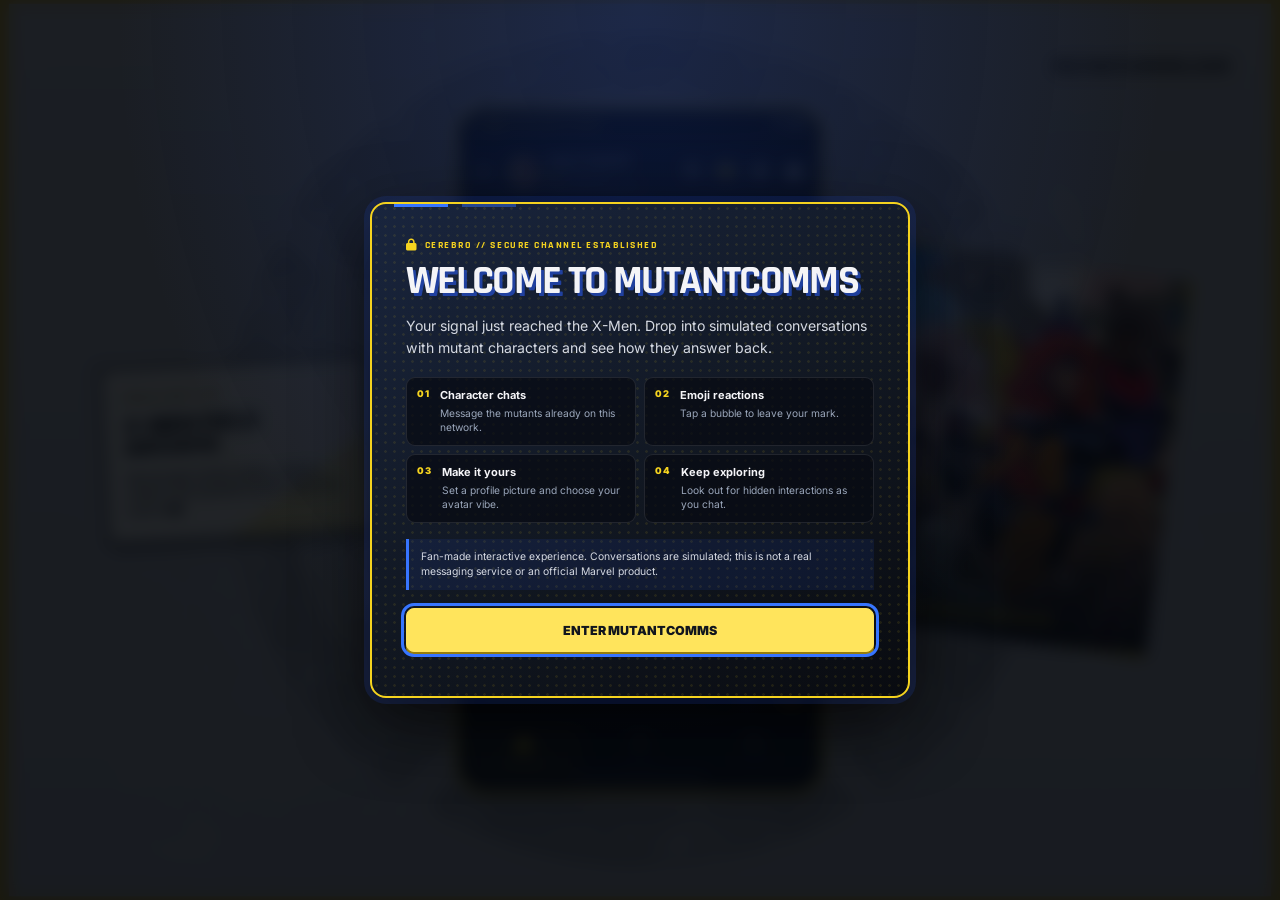
<file: group-chat.html>
<!DOCTYPE html>
<html lang="en">

<head>
    <meta charset="UTF-8">
    <meta name="viewport" content="width=device-width, initial-scale=1.0">
    <title>Gold Squad - MutantComms</title>
    <link rel="preconnect" href="https://fonts.googleapis.com">
    <link rel="preconnect" href="https://fonts.gstatic.com" crossorigin>
    <link href="https://fonts.googleapis.com/css2?family=Inter:wght@400;500;600;700&family=Rajdhani:wght@400;500;600;700&display=swap" rel="stylesheet">
    <link rel="stylesheet" href="https://cdnjs.cloudflare.com/ajax/libs/font-awesome/6.7.2/css/all.min.css">
    <link rel="stylesheet" href="css/style.css">
    <script src="js/dialogue.js" defer></script>
    <script src="js/conversation-engine.js" defer></script>
    <script src="js/main.js" defer></script>
</head>

<body>
    <main class="page-shell chat-page">

        <section class="presentation-board">
            <div class="brand-mark"><span class="mutant">MUTANT</span><span class="comms">COMMS</span>.COM</div>
            <a class="desktop-caption" href="field-archive.html">
                <span>FIELD LOG // 01</span>
                <strong>X-Men Field Archive</strong>
                <p>Flip through mutant origins, powers, creators and essential comics. Open the archive <i class="fa-solid fa-book-open" aria-hidden="true"></i></p>
            </a>

            <section class="phone-shell" aria-label="MutantComms Gold Squad group chat" data-conversation-id="gold-squad">
                <header class="chat-topbar">
                    <div class="connection-status">
                        <i class="fa-solid fa-satellite-dish" aria-hidden="true"></i>
                        <span class="status-indicator"></span>
                        <span>MutantComms Network</span>
                    </div>
                    <div class="phone-status">
                        <span class="cell-bars" aria-hidden="true"></span>
                        <i class="fa-solid fa-wifi" aria-hidden="true"></i>
                        <i class="fa-solid fa-battery-full" aria-hidden="true"></i>
                    </div>
                </header>

                <header class="chat-header-row">
                    <button class="back-button" type="button" aria-label="Back" onclick="window.location.href='index.html'"><i class="fa-solid fa-arrow-left" aria-hidden="true"></i></button>
                    <div class="chat-user">
                        <div class="group-avatar" aria-hidden="true"></div>
                        <div class="chat-title">
                            <h1>Gold Squad</h1>
                            <p><i class="fa-solid fa-users" aria-hidden="true"></i> 8 Members • MutantComms Network</p>
                        </div>
                    </div>
                    <button class="info-button" type="button" aria-label="Chat information"><i class="fa-solid fa-circle-info" aria-hidden="true"></i></button>
                </header>

                <aside class="info-panel" aria-live="polite">
                    <h3>Network Members</h3>
                    <ul>
                        <li>Storm</li>
                        <li>Wolverine</li>
                        <li>Deadpool</li>
                        <li>Cable</li>
                        <li>Beast</li>
                        <li>Marvel Girl</li>
                        <li>Cyclops</li>
                        <li>Professor X</li>
                    </ul>
                </aside>

                <section class="chat-messages" aria-live="polite">
                    <article class="message-group" data-message-id="seed-8y1e6q">
                        <h2 class="message-author">Beast</h2>
                        <div class="message-bubble">
                            <p>The community center radio cabinet is drawing current while switched off.</p>
                            <time>10:41 AM</time>
                        </div>
                    </article>

                    <article class="message-group" data-message-id="seed-1q3uasb">
                        <h2 class="message-author">Wolverine</h2>
                        <div class="message-bubble">
                            <p>Let's isolate the circuit before moving equipment. Cable, could you check the inventory?</p>
                            <time>10:42 AM</time>
                        </div>
                    </article>

                    <article class="message-group" data-message-id="seed-1qf5kkm">
                        <h2 class="message-author">Marvel Girl</h2>
                        <div class="message-bubble">
                            <p>Let's wait for Beast to confirm it's safe. He knows that panel better than any of us.</p>
                            <time>10:43 AM</time>
                        </div>
                    </article>

                    <article class="message-group message-you" data-message-id="seed-52idkz">
                        <div class="message-bubble">
                            <p>Good call. Storm, can you coordinate a route check while Cyclops verifies the accessible pickup point?</p>
                            <time>10:45 AM</time>
                        </div>
                    </article>

                    <div class="typing-row" aria-label="Professor X is typing">
                        <span class="typing-dot" aria-hidden="true"></span>
                        <span>Professor X is typing...</span>
                    </div>
                </section>

                <form class="message-composer" aria-label="Send message">
                    <input type="text" maxlength="1200" placeholder="Send a message..." aria-label="Type a message">
                    <button class="send-button" type="submit" aria-label="Send"><i class="fa-solid fa-paper-plane" aria-hidden="true"></i></button>
                </form>

                <nav class="bottom-nav" aria-label="Primary Navigation">
                    <a class="nav-item active" href="index.html">
                        <i class="nav-icon fa-solid fa-comment" aria-hidden="true"></i>
                        <span>Messages</span>
                    </a>
                    <span class="nav-item nav-item-unavailable" aria-disabled="true" title="Mutants section unavailable">
                        <i class="nav-icon fa-solid fa-address-book" aria-hidden="true"></i>
                        <span>Mutants</span>
                        <span class="nav-unavailable-label">Unavailable</span>
                    </span>
                    <span class="nav-item nav-item-unavailable" aria-disabled="true" title="Field Desk unavailable">
                        <i class="nav-icon fa-solid fa-folder-open" aria-hidden="true"></i>
                        <span>Field Desk</span>
                        <span class="nav-unavailable-label">Unavailable</span>
                    </span>
                </nav>
            </section>
        </section>
    </main>
</body>

</html>
</file>
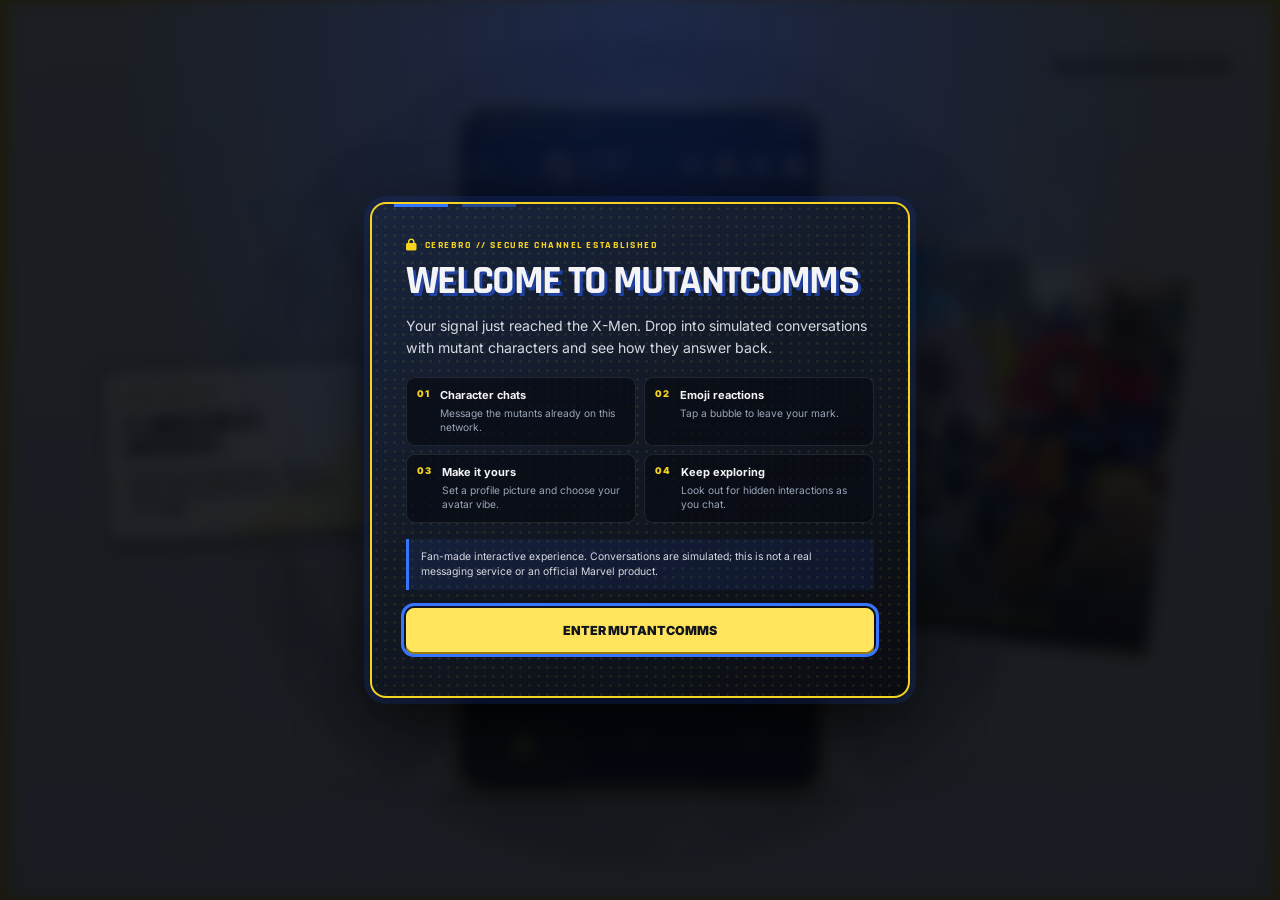
<file: storm.html>
<!DOCTYPE html>
<html lang="en">

<head>
    <meta charset="UTF-8">
    <meta name="viewport" content="width=device-width, initial-scale=1.0">
    <title>Storm - MutantComms</title>
    <link rel="preconnect" href="https://fonts.googleapis.com">
    <link rel="preconnect" href="https://fonts.gstatic.com" crossorigin>
    <link href="https://fonts.googleapis.com/css2?family=Inter:wght@400;500;600;700&family=Rajdhani:wght@400;500;600;700&display=swap" rel="stylesheet">
    <link rel="stylesheet" href="https://cdnjs.cloudflare.com/ajax/libs/font-awesome/6.7.2/css/all.min.css">
    <link rel="stylesheet" href="css/style.css">
    <script src="js/dialogue.js" defer></script>
    <script src="js/conversation-engine.js" defer></script>
    <script src="js/main.js" defer></script>
</head>

<body>
    <main class="page-shell chat-page">

        <section class="presentation-board">
            <div class="brand-mark"><span class="mutant">MUTANT</span><span class="comms">COMMS</span>.COM</div>
            <a class="desktop-caption" href="field-archive.html">
                <span>FIELD LOG // 01</span>
                <strong>X-Men Field Archive</strong>
                <p>Flip through mutant origins, powers, creators and essential comics. Open the archive <i class="fa-solid fa-book-open" aria-hidden="true"></i></p>
            </a>

            <section class="phone-shell" aria-label="MutantComms Storm chat" data-conversation-id="storm">
                <header class="chat-topbar">
                    <div class="connection-status">
                        <i class="fa-solid fa-satellite-dish" aria-hidden="true"></i>
                        <span class="status-indicator"></span>
                        <span>MutantComms Network</span>
                    </div>
                    <div class="phone-status">
                        <span class="cell-bars" aria-hidden="true"></span>
                        <i class="fa-solid fa-wifi" aria-hidden="true"></i>
                        <i class="fa-solid fa-battery-full" aria-hidden="true"></i>
                    </div>
                </header>

                <header class="chat-header-row">
                    <button class="back-button" type="button" aria-label="Back" onclick="window.location.href='index.html'"><i class="fa-solid fa-arrow-left" aria-hidden="true"></i></button>
                    <div class="chat-user">
                        <div class="group-avatar" aria-hidden="true"></div>
                        <div class="chat-title">
                            <h1>Storm</h1>
                            <p><i class="fa-solid fa-user" aria-hidden="true"></i> Online</p>
                        </div>
                    </div>
                    <button class="info-button" type="button" aria-label="Chat information"><i class="fa-solid fa-circle-info" aria-hidden="true"></i></button>
                </header>

                <aside class="info-panel" aria-live="polite">
                    <h3>Contact Info</h3>
                    <ul>
                        <li>Storm</li>
                    </ul>
                </aside>

                <section class="chat-messages" aria-live="polite">
                    <article class="message-group" data-message-id="seed-1rigs66">
                        <h2 class="message-author">Storm</h2>
                        <div class="message-bubble">
                            <p>Good morning. Do you have a moment to review today's neighborhood check-in plan?</p>
                            <time>09:23 AM</time>
                        </div>
                    </article>

                    <article class="message-group message-you" data-message-id="seed-uid6ay">
                        <div class="message-bubble">
                            <p>Depends. Is it actually urgent or just another Wolverine situation?</p>
                            <time>09:25 AM</time>
                        </div>
                    </article>

                    <article class="message-group" data-message-id="seed-103ezmb">
                        <h2 class="message-author">Storm</h2>
                        <div class="message-bubble">
                            <p>The correct answer is “both.”</p>
                            <time>09:27 AM</time>
                        </div>
                    </article>

                    <div class="typing-row" aria-label="Storm is typing">
                        <span class="typing-dot" aria-hidden="true"></span>
                        <span>Storm is typing...</span>
                    </div>
                </section>

                <form class="message-composer" aria-label="Send message">
                    <input type="text" maxlength="1200" placeholder="Send a message..." aria-label="Type a message">
                    <button class="send-button" type="submit" aria-label="Send"><i class="fa-solid fa-paper-plane" aria-hidden="true"></i></button>
                </form>

                <nav class="bottom-nav" aria-label="Primary Navigation">
                    <a class="nav-item active" href="index.html">
                        <i class="nav-icon fa-solid fa-comment" aria-hidden="true"></i>
                        <span>Messages</span>
                    </a>
                    <span class="nav-item nav-item-unavailable" aria-disabled="true" title="Mutants section unavailable">
                        <i class="nav-icon fa-solid fa-address-book" aria-hidden="true"></i>
                        <span>Mutants</span>
                        <span class="nav-unavailable-label">Unavailable</span>
                    </span>
                    <span class="nav-item nav-item-unavailable" aria-disabled="true" title="Field Desk unavailable">
                        <i class="nav-icon fa-solid fa-folder-open" aria-hidden="true"></i>
                        <span>Field Desk</span>
                        <span class="nav-unavailable-label">Unavailable</span>
                    </span>
                </nav>
            </section>
        </section>
    </main>
</body>

</html>
</file>
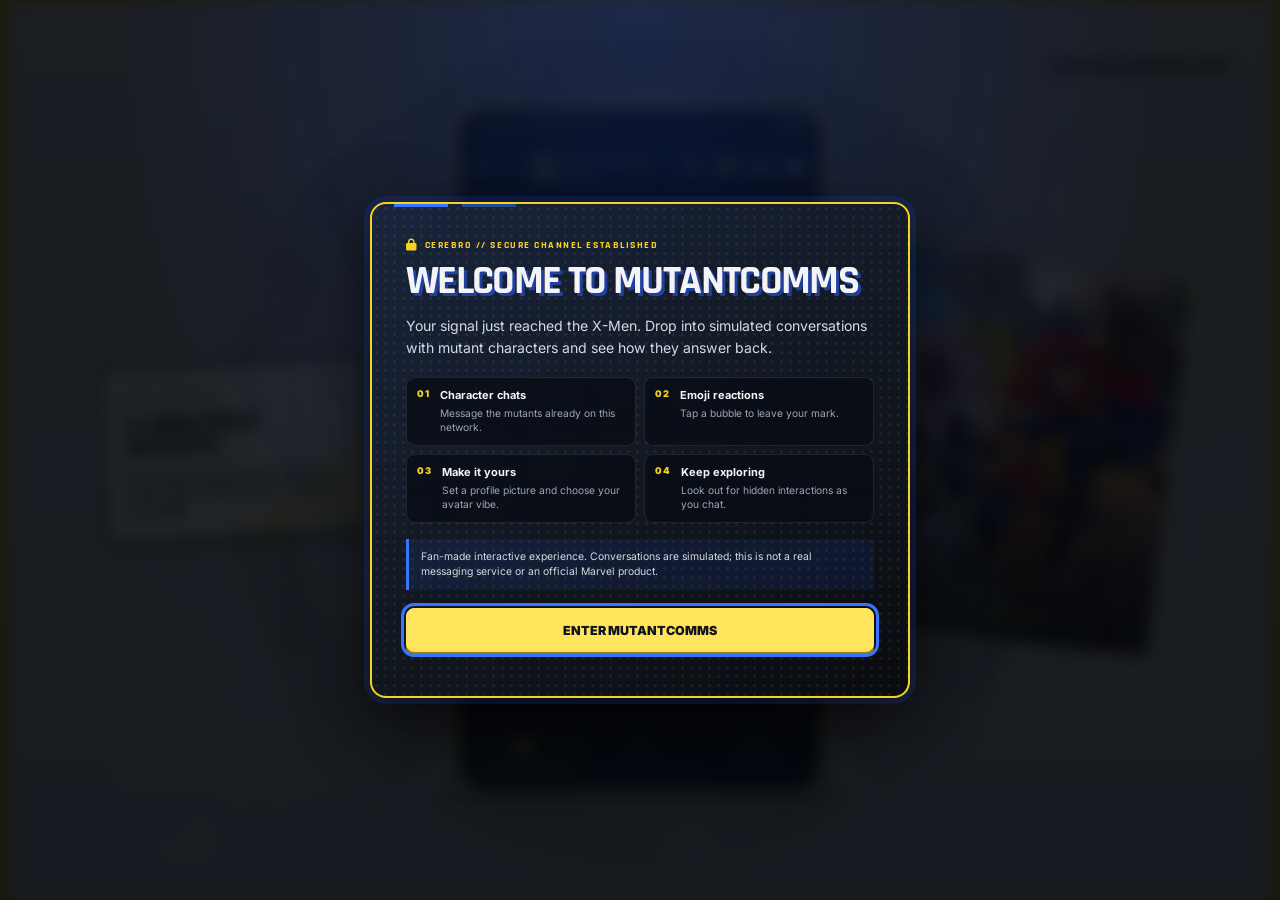
<file: wolverine.html>
<!DOCTYPE html>
<html lang="en">

<head>
    <meta charset="UTF-8">
    <meta name="viewport" content="width=device-width, initial-scale=1.0">
    <title>Wolverine - MutantComms</title>
    <link rel="preconnect" href="https://fonts.googleapis.com">
    <link rel="preconnect" href="https://fonts.gstatic.com" crossorigin>
    <link href="https://fonts.googleapis.com/css2?family=Inter:wght@400;500;600;700&family=Rajdhani:wght@400;500;600;700&display=swap" rel="stylesheet">
    <link rel="stylesheet" href="https://cdnjs.cloudflare.com/ajax/libs/font-awesome/6.7.2/css/all.min.css">
    <link rel="stylesheet" href="css/style.css">
    <script src="js/dialogue.js" defer></script>
    <script src="js/conversation-engine.js" defer></script>
    <script src="js/main.js" defer></script>
</head>

<body>
    <main class="page-shell chat-page">

        <section class="presentation-board">
            <div class="brand-mark"><span class="mutant">MUTANT</span><span class="comms">COMMS</span>.COM</div>
            <a class="desktop-caption" href="field-archive.html">
                <span>FIELD LOG // 01</span>
                <strong>X-Men Field Archive</strong>
                <p>Flip through mutant origins, powers, creators and essential comics. Open the archive <i class="fa-solid fa-book-open" aria-hidden="true"></i></p>
            </a>

            <section class="phone-shell" aria-label="MutantComms Wolverine chat" data-conversation-id="wolverine">
                <header class="chat-topbar">
                    <div class="connection-status">
                        <i class="fa-solid fa-satellite-dish" aria-hidden="true"></i>
                        <span class="status-indicator"></span>
                        <span>MutantComms Network</span>
                    </div>
                    <div class="phone-status">
                        <span class="cell-bars" aria-hidden="true"></span>
                        <i class="fa-solid fa-wifi" aria-hidden="true"></i>
                        <i class="fa-solid fa-battery-full" aria-hidden="true"></i>
                    </div>
                </header>

                <header class="chat-header-row">
                    <button class="back-button" type="button" aria-label="Back" onclick="window.location.href='index.html'"><i class="fa-solid fa-arrow-left" aria-hidden="true"></i></button>
                    <div class="chat-user">
                        <div class="group-avatar" aria-hidden="true"></div>
                        <div class="chat-title">
                            <h1>Wolverine</h1>
                            <p><i class="fa-solid fa-user" aria-hidden="true"></i> Online</p>
                        </div>
                    </div>
                    <button class="info-button" type="button" aria-label="Chat information"><i class="fa-solid fa-circle-info" aria-hidden="true"></i></button>
                </header>

                <aside class="info-panel" aria-live="polite">
                    <h3>Contact Info</h3>
                    <ul>
                        <li>Wolverine</li>
                    </ul>
                </aside>

                <section class="chat-messages" aria-live="polite">
                    <article class="message-group" data-message-id="seed-320de0">
                        <h2 class="message-author">Wolverine</h2>
                        <div class="message-bubble">
                            <p>Who borrowed the thermos I left on the loading desk?</p>
                            <time>10:41 AM</time>
                        </div>
                    </article>

                    <article class="message-group message-you" data-message-id="seed-1dy1sjw">
                        <div class="message-bubble">
                            <p>I didn't move it.</p>
                            <time>10:42 AM</time>
                        </div>
                    </article>

                    <article class="message-group" data-message-id="seed-1vyjp33">
                        <h2 class="message-author">Wolverine</h2>
                        <div class="message-bubble">
                            <p>You say that every time. Check the loading log with me?</p>
                            <time>10:43 AM</time>
                        </div>
                    </article>

                    <div class="typing-row" aria-label="Wolverine is typing">
                        <span class="typing-dot" aria-hidden="true"></span>
                        <span>Wolverine is typing...</span>
                    </div>
                </section>

                <form class="message-composer" aria-label="Send message">
                    <input type="text" maxlength="1200" placeholder="Send a message..." aria-label="Type a message">
                    <button class="send-button" type="submit" aria-label="Send"><i class="fa-solid fa-paper-plane" aria-hidden="true"></i></button>
                </form>

                <nav class="bottom-nav" aria-label="Primary Navigation">
                    <a class="nav-item active" href="index.html">
                        <i class="nav-icon fa-solid fa-comment" aria-hidden="true"></i>
                        <span>Messages</span>
                    </a>
                    <span class="nav-item nav-item-unavailable" aria-disabled="true" title="Mutants section unavailable">
                        <i class="nav-icon fa-solid fa-address-book" aria-hidden="true"></i>
                        <span>Mutants</span>
                        <span class="nav-unavailable-label">Unavailable</span>
                    </span>
                    <span class="nav-item nav-item-unavailable" aria-disabled="true" title="Field Desk unavailable">
                        <i class="nav-icon fa-solid fa-folder-open" aria-hidden="true"></i>
                        <span>Field Desk</span>
                        <span class="nav-unavailable-label">Unavailable</span>
                    </span>
                </nav>
            </section>
        </section>
    </main>
</body>

</html>
</file>
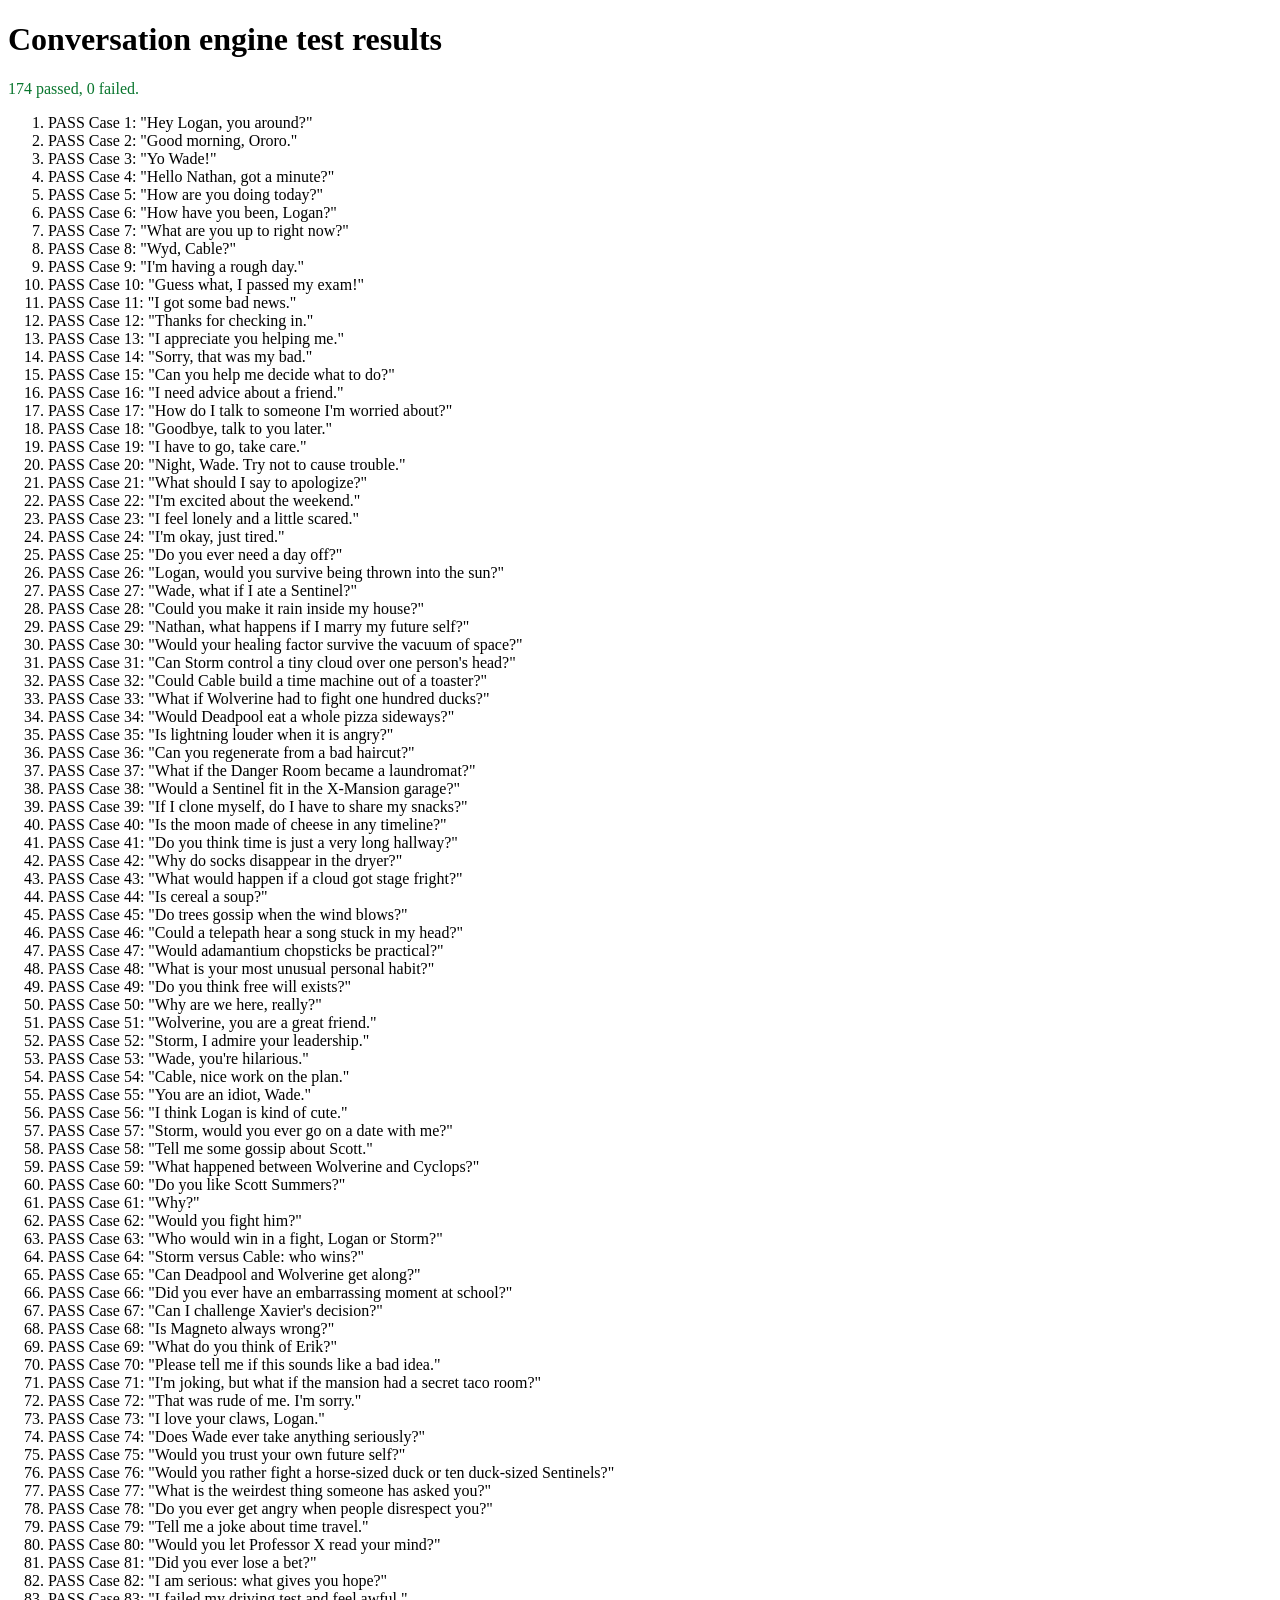
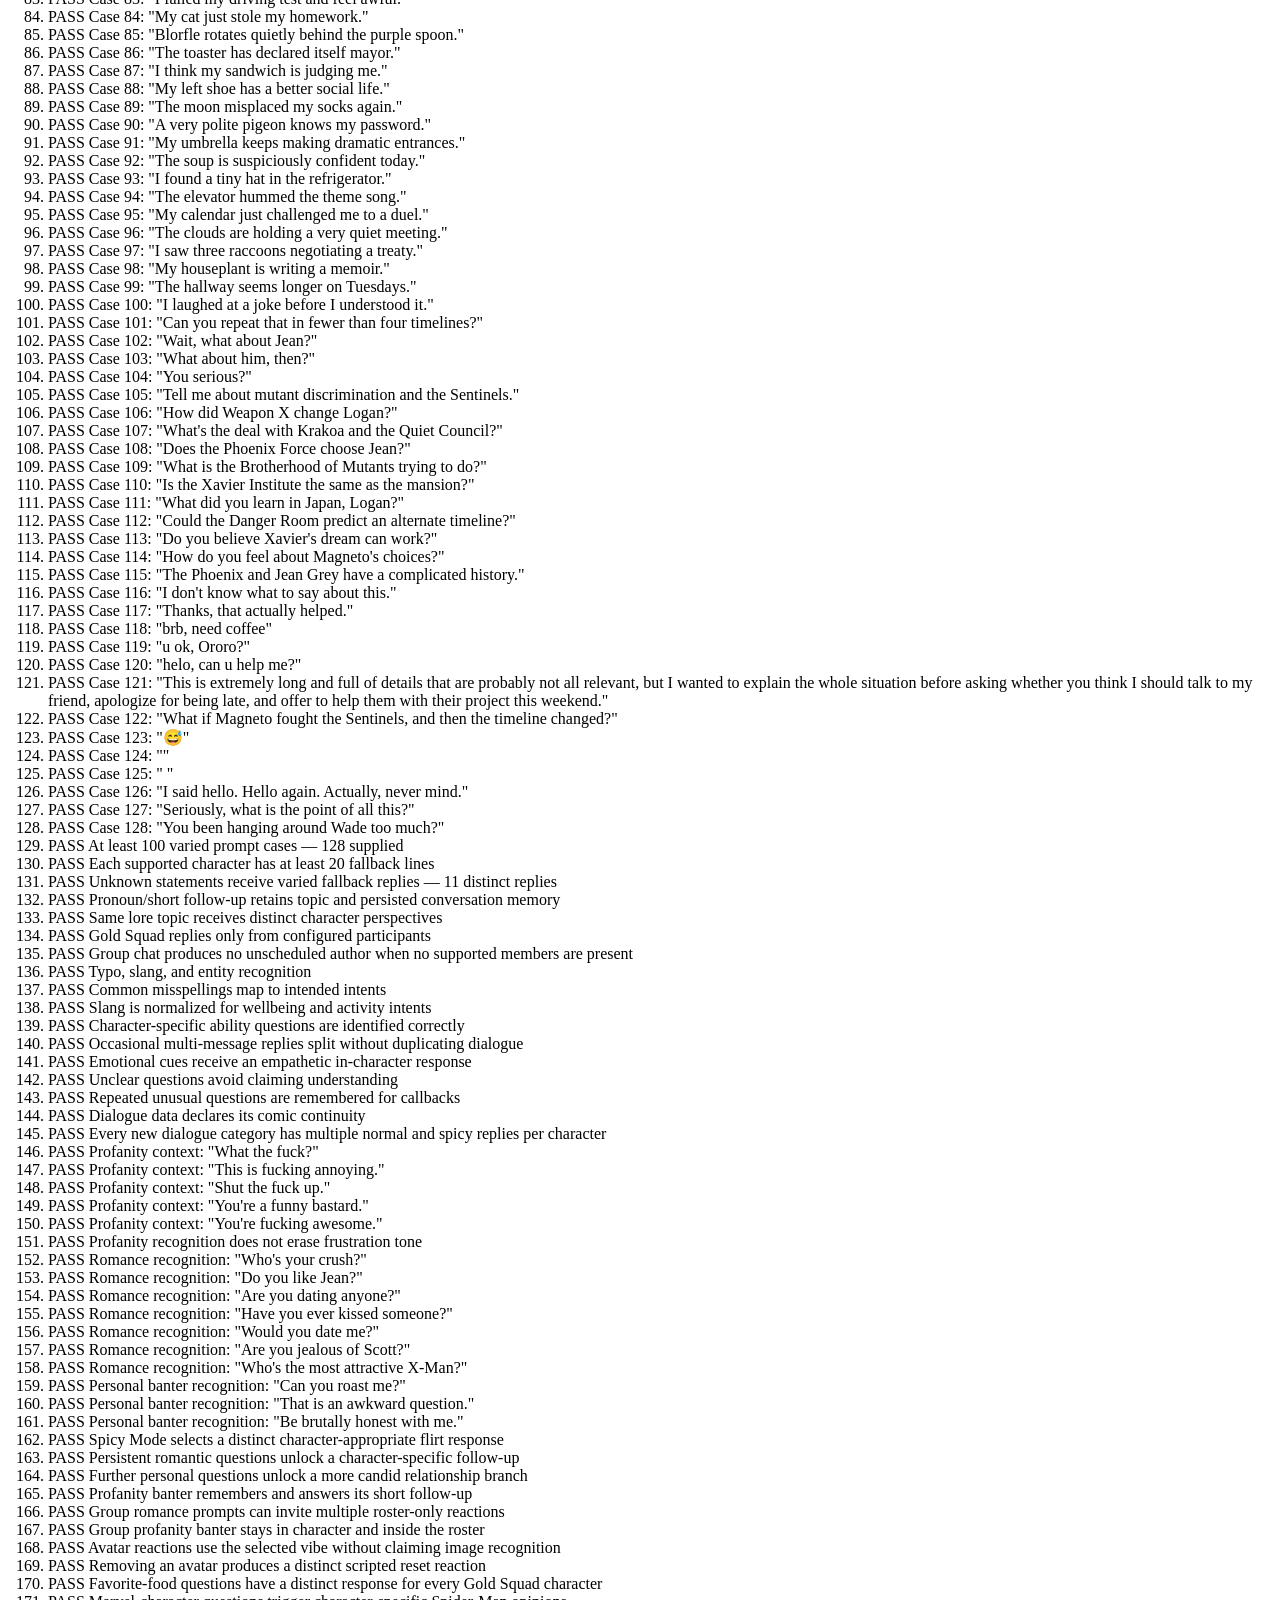
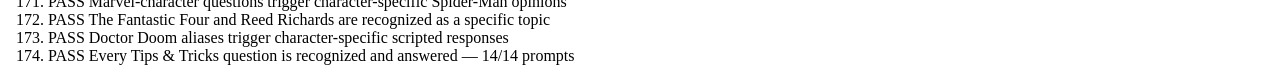
<file: tests/conversation-engine.test.html>
<!DOCTYPE html>
<html lang="en">
<head>
  <meta charset="UTF-8">
  <meta name="viewport" content="width=device-width, initial-scale=1">
  <title>MutantComms conversation engine tests</title>
  <script src="../js/dialogue.js" defer></script>
  <script src="../js/conversation-engine.js" defer></script>
  <script src="conversation-engine.test.js" defer></script>
</head>
<body>
  <main>
    <h1>Conversation engine test results</h1>
    <p id="summary" aria-live="polite">Running tests…</p>
    <ol id="results"></ol>
  </main>
</body>
</html>
</file>
<file: css/style.css>
:root {
  --outer-bg: #1e1e1f;
  --canvas-bg: #efefed;
  --yellow: #f5d31f;
  --yellow-soft: rgba(245, 211, 31, 0.2);
  --phone-bg: #090b10;
  --panel-bg: #121721;
  --panel-alt: #1b202d;
  --card-bg: #1b202e;
  --card-border: #2b3649;
  --text: #f4f4f7;
  --muted: #9aa6ba;
  --muted-strong: #d5d9e2;
  --blue: #244bc1;
  --blue-border: #3775ff;
  --red: #ff4058;
  --shadow: rgba(0, 0, 0, 0.3);
  --font-display: "Rajdhani", sans-serif;
  --font-body: "Inter", sans-serif;
  color-scheme: dark;
}

* {
  box-sizing: border-box;
}

[hidden] {
  display: none !important;
}

html, body {
  margin: 0;
  min-height: 100%;
  background: var(--outer-bg);
  font-family: var(--font-body);
  color: var(--text);
}

h1,
h2,
h3,
.brand-mark,
.brand p,
.connection-status,
.status-bar,
.chat-topbar,
.nav-item,
.welcome-eyebrow {
  font-family: var(--font-display);
}

body {
  min-height: 100vh;
}

img {
  max-width: 100%;
  display: block;
}

a {
  color: inherit;
  text-decoration: none;
}

button,
input {
  font: inherit;
}

.page-shell {
  max-width: 1300px;
  margin: 0 auto;
  padding: 32px 16px 40px;
}

@media (min-width: 721px) {
  .home-board {
    max-width: none;
    min-height: 100vh;
    padding: 0;
  }

  .home-board .presentation-board {
    display: flex;
    align-items: center;
    justify-content: center;
    min-height: 100vh;
    border: 0;
    background:
      linear-gradient(rgba(7, 10, 18, 0.16), rgba(7, 10, 18, 0.25)),
      url("../images/Desktop-Background.png") center / cover no-repeat;
  }

  .home-board .phone-shell {
    margin: 0;
  }
}

.presentation-board {
  position: relative;
  margin-inline: auto;
  background: var(--canvas-bg);
  border: 6px solid var(--yellow);
  min-height: 760px;
  overflow: hidden;
}

.presentation-board::after {
  content: "X-MEN FIELD ARCHIVE";
  position: absolute;
  z-index: 1;
  top: 50%;
  right: clamp(36px, 8%, 112px);
  width: clamp(190px, 21%, 270px);
  height: 350px;
  display: flex;
  align-items: flex-end;
  padding: 18px 14px;
  transform: translateY(-50%) rotate(5deg);
  clip-path: polygon(5% 0, 100% 4%, 95% 100%, 0 96%);
  border: 5px solid var(--yellow);
  background:
    linear-gradient(0deg, rgba(5, 8, 15, 0.88), transparent 48%),
    radial-gradient(circle, rgba(245, 211, 31, 0.18) 1px, transparent 1.7px),
    url("../images/gold-squad-pfp.jpeg") center 25% / cover,
    #10131a;
  background-size: auto, 7px 7px, cover, auto;
  box-shadow: 12px 14px 0 rgba(20, 23, 29, 0.23), 0 20px 45px rgba(0, 0, 0, 0.25);
  color: var(--yellow);
  font-size: 0.78rem;
  font-weight: 900;
  letter-spacing: 0.15em;
  text-shadow: 0 2px 5px #000;
  pointer-events: none;
}

.desktop-caption {
  position: absolute;
  z-index: 2;
  top: 50%;
  left: clamp(36px, 8%, 112px);
  width: clamp(190px, 22%, 270px);
  padding: 22px 20px;
  transform: translateY(-50%) rotate(-3deg);
  border: 3px solid #111;
  background:
    linear-gradient(145deg, transparent 0 72%, rgba(245, 211, 31, 0.36) 72%),
    #f9f6e9;
  box-shadow: 9px 10px 0 rgba(17, 17, 17, 0.2);
  color: #111;
  text-decoration: none;
  transition: transform 180ms ease, box-shadow 180ms ease;
}

.desktop-caption:hover,
.desktop-caption:focus-visible {
  transform: translateY(-50%) rotate(-1deg) scale(1.02);
  box-shadow: 12px 14px 0 rgba(17, 17, 17, 0.24);
  outline: 3px solid var(--blue-border);
  outline-offset: 4px;
}

.desktop-caption > span {
  display: block;
  margin-bottom: 12px;
  color: #725b00;
  font-size: 0.62rem;
  font-weight: 900;
  letter-spacing: 0.16em;
}

.desktop-caption strong {
  display: block;
  font-size: clamp(1.1rem, 1.6vw, 1.55rem);
  font-weight: 950;
  line-height: 1.05;
  text-transform: uppercase;
}

.desktop-caption p {
  margin: 12px 0 0;
  font-size: 0.68rem;
  font-weight: 700;
  line-height: 1.5;
}

.desktop-caption p span {
  color: #244bc1;
  font-size: 1rem;
}

.presentation-board .brand-mark {
  position: absolute;
  top: 54px;
  right: 50px;
  z-index: 2;
  font-size: clamp(1.1rem, 1.6vw, 2rem);
  font-weight: 900;
  letter-spacing: 0.02em;
  color: #111;
  text-transform: uppercase;
}

.phone-shell {
  position: relative;
  z-index: 2;
  width: min(100%, 370px);
  height: 690px;
  margin: 42px auto 0;
  background: var(--phone-bg);
  border: 4px solid var(--yellow);
  border-radius: 32px;
  overflow: hidden;
  box-shadow: 0 15px 30px rgba(0, 0, 0, 0.18);
}

.phone-shell::after {
  content: "";
  position: absolute;
  left: 50%;
  bottom: 10px;
  transform: translateX(-50%);
  width: 132px;
  height: 5px;
  border-radius: 999px;
  background: rgba(255, 255, 255, 0.22);
}

.status-bar {
  display: flex;
  align-items: center;
  justify-content: space-between;
  padding: 12px 16px 8px;
  background: rgba(7, 10, 14, 0.4);
  border-bottom: 1px solid rgba(255, 255, 255, 0.04);
  font-size: 0.55rem;
  letter-spacing: 0.08em;
  text-transform: uppercase;
  font-weight: 700;
}

.connection-status {
  display: inline-flex;
  align-items: center;
  gap: 7px;
  color: var(--yellow);
}

.status-indicator {
  width: 7px;
  height: 7px;
  border-radius: 50%;
  background: var(--yellow);
  box-shadow: 0 0 10px rgba(245, 211, 31, 0.8);
}

.phone-status {
  display: inline-flex;
  align-items: center;
  justify-content: flex-end;
  gap: 5px;
  color: rgba(255, 255, 255, 0.9);
}

.cell-bars {
  position: relative;
  display: inline-block;
  width: 16px;
  height: 9px;
}

.cell-bars::before {
  content: "";
  position: absolute;
  inset: 0;
  background: linear-gradient(to right, rgba(255,255,255,0.95) 0 25%, transparent 25% 100%);
  clip-path: polygon(0 100%, 25% 100%, 25% 70%, 50% 70%, 50% 35%, 75% 35%, 75% 10%, 100% 10%, 100% 100%);
}

.phone-status > i {
  color: rgba(255, 255, 255, 0.9);
  font-size: 0.72rem;
  line-height: 1;
}

.messenger-header {
  display: flex;
  align-items: center;
  justify-content: space-between;
  padding: 14px 16px 8px;
  border-bottom: 1px solid rgba(255, 255, 255, 0.04);
}

.brand {
  display: flex;
  flex-direction: column;
  gap: 2px;
}

.brand h1 {
  margin: 0;
  color: var(--text);
  font-size: 1.15rem;
  letter-spacing: 0.04em;
  font-weight: 900;
}

.brand h1 .mutant {
  color: var(--text);
}

.brand h1 .comms {
  color: var(--yellow);
}

.brand p {
  margin: 0;
  font-size: 0.52rem;
  letter-spacing: 0.12em;
  text-transform: uppercase;
  color: var(--muted);
}

.settings-button,
.tips-button {
  width: 28px;
  height: 28px;
  border: 1px solid rgba(255,255,255,0.1);
  border-radius: 50%;
  background: rgba(255,255,255,0.03);
  color: var(--text);
  position: relative;
}

.settings-button,
.tips-button {
  display: grid;
  place-items: center;
  padding: 0;
}

.settings-button i,
.tips-button i {
  font-size: 0.85rem;
}

.search-section {
  padding: 10px 14px 8px;
}

.search-label {
  display: block;
  font-size: 0.78rem;
  color: rgba(255,255,255,0.4);
  margin-bottom: 8px;
  letter-spacing: 0.04em;
}

.search-wrap {
  position: relative;
}

.search-wrap > .fa-magnifying-glass {
  position: absolute;
  left: 12px;
  top: 50%;
  transform: translateY(-50%);
  color: rgba(255, 255, 255, 0.5);
  font-size: 0.8rem;
}

.search-field {
  width: 100%;
  padding: 11px 12px 11px 36px;
  background: rgba(255, 255, 255, 0.04);
  border: 1px solid rgba(255,255,255,0.08);
  border-radius: 999px;
  color: var(--text);
  font-size: 0.72rem;
  outline: none;
}

.search-field::placeholder {
  color: rgba(255,255,255,0.28);
}

.conversation-list {
  display: flex;
  flex-direction: column;
  gap: 0;
  padding: 8px 0 0;
}

.conversation-item {
  border-top: 1px solid rgba(255,255,255,0.04);
}

.conversation-item:first-child {
  border-top: 0;
}

.conversation-item a {
  display: flex;
  align-items: center;
  gap: 12px;
  padding: 10px 12px;
  min-height: 72px;
}

.avatar {
  width: 42px;
  height: 42px;
  border-radius: 50%;
  background: rgba(255,255,255,0.9);
  border: 2px solid var(--yellow);
  flex-shrink: 0;
}

.conversation-content {
  flex: 1;
  min-width: 0;
}

.conversation-top,
.conversation-bottom {
  display: flex;
  align-items: center;
  justify-content: space-between;
  gap: 10px;
}

.conversation-top {
  margin-bottom: 3px;
}

.conversation-top h3 {
  margin: 0;
  font-size: 0.76rem;
  font-weight: 800;
  letter-spacing: 0.05em;
  color: var(--text);
  text-transform: uppercase;
  white-space: nowrap;
}

.conversation-top time {
  font-size: 0.56rem;
  color: var(--muted);
}

.conversation-bottom {
  align-items: center;
}

.conversation-bottom p {
  margin: 0;
  max-width: 100%;
  white-space: nowrap;
  overflow: hidden;
  text-overflow: ellipsis;
  font-size: 0.7rem;
  color: var(--muted);
}

.unread-count {
  display: inline-flex;
  align-items: center;
  justify-content: center;
  min-width: 18px;
  height: 18px;
  padding: 0 6px;
  border-radius: 999px;
  background: var(--red);
  color: #fff;
  font-size: 0.56rem;
  font-weight: 700;
}

.bottom-nav {
  position: absolute;
  left: 0;
  right: 0;
  bottom: 0;
  display: grid;
  grid-template-columns: repeat(3, 1fr);
  background: rgba(18, 21, 32, 0.96);
  border-top: 1px solid rgba(255,255,255,0.06);
  padding: 8px 8px 10px;
}

.nav-item {
  display: flex;
  flex-direction: column;
  align-items: center;
  justify-content: center;
  gap: 6px;
  padding: 8px 8px 6px;
  color: rgba(255,255,255,0.52);
  font-size: 0.54rem;
  text-transform: uppercase;
  letter-spacing: 0.08em;
}

.nav-item.active {
  color: var(--yellow);
  border-radius: 10px;
  background: rgba(245, 211, 31, 0.08);
}

.nav-item-unavailable {
  gap: 3px;
  opacity: 0.38;
  cursor: not-allowed;
  user-select: none;
}

.nav-unavailable-label {
  font-size: 0.39rem;
  letter-spacing: 0.06em;
}

.nav-icon {
  width: 18px;
  height: 18px;
  display: inline-grid;
  place-items: center;
  font-size: 1rem;
  line-height: 1;
}

.chat-page .phone-shell {
  margin-top: 18px;
}

.chat-topbar {
  display: flex;
  align-items: center;
  justify-content: space-between;
  padding: 10px 16px 8px;
  background: rgba(7, 10, 14, 0.4);
  border-bottom: 1px solid rgba(255,255,255,0.04);
  font-size: 0.5rem;
  letter-spacing: 0.08em;
  text-transform: uppercase;
  font-weight: 700;
}

.chat-header-row {
  display: flex;
  align-items: center;
  justify-content: space-between;
  gap: 10px;
  padding: 12px 12px 10px;
  background: rgba(19, 24, 33, 0.95);
  border-bottom: 1px solid rgba(255,255,255,0.05);
}

.back-button,
.info-button {
  display: grid;
  place-items: center;
  min-width: 28px;
  min-height: 28px;
  background: transparent;
  border: 0;
  color: var(--text);
  font-size: 1rem;
  line-height: 1;
  padding: 0;
  cursor: pointer;
}

.chat-user {
  display: flex;
  align-items: center;
  justify-content: center;
  gap: 10px;
  flex: 1;
  min-width: 0;
}

.group-avatar {
  flex: 0 0 30px;
  width: 30px;
  height: 30px;
  border-radius: 50%;
  background: rgba(255,255,255,0.9);
  background-position: center;
  background-size: cover;
  border: 2px solid var(--yellow);
}

.chat-title {
  display: flex;
  flex-direction: column;
  min-width: 0;
}

.chat-title h1 {
  margin: 0;
  color: var(--text);
  font-size: 0.9rem;
  letter-spacing: 0.06em;
  text-transform: uppercase;
  font-weight: 900;
}

.chat-title p {
  margin: 2px 0 0;
  color: var(--muted);
  font-size: 0.52rem;
  letter-spacing: 0.02em;
}

.chat-title p i {
  margin-right: 3px;
  color: var(--yellow);
}

.chat-messages {
  position: relative;
  height: 480px;
  overflow-y: auto;
  padding: 14px 12px 12px;
  background: rgba(9, 11, 16, 0.95);
}

.message-group {
  display: flex;
  flex-direction: column;
  gap: 8px;
  margin-bottom: 12px;
}

.message-author {
  margin: 0;
  font-size: 0.56rem;
  font-weight: 800;
  letter-spacing: 0.03em;
  text-transform: uppercase;
  color: var(--yellow);
}

.message-bubble {
  position: relative;
  display: inline-block;
  max-width: 82%;
  background: var(--card-bg);
  border: 1px solid rgba(255,255,255,0.05);
  border-radius: 12px;
  padding: 10px 10px 12px;
  color: var(--text);
}

.message-bubble p {
  margin: 0;
  font-size: 0.72rem;
  line-height: 1.45;
}

.message-bubble time {
  display: block;
  margin-top: 6px;
  text-align: right;
  font-size: 0.48rem;
  letter-spacing: 0.02em;
  color: rgba(255,255,255,0.48);
}

.message-you {
  align-items: flex-end;
}

.message-you .message-bubble {
  background: rgba(36, 75, 193, 0.96);
  border-color: var(--blue-border);
  margin-left: auto;
}

.message-you .message-bubble time {
  color: rgba(255,255,255,0.72);
}

.message-receipt {
  margin: -5px 10px 0;
  color: var(--muted);
  font-size: 0.48rem;
  letter-spacing: 0.02em;
}

.reaction-badge {
  display: inline-flex;
  align-self: flex-start;
  align-items: center;
  width: fit-content;
  gap: 2px;
  margin: 4px 0 0 12px;
  padding: 2px 4px;
  background: rgba(10, 12, 17, 0.9);
  border: 1px solid var(--yellow);
  border-radius: 999px;
  color: var(--text);
  font-size: 0.54rem;
  font-weight: 700;
}

.message-you .reaction-badge {
  align-self: flex-end;
  margin-right: 12px;
  margin-left: 0;
}

.reaction-symbol {
  display: inline-grid;
  place-items: center;
  width: 14px;
  color: var(--yellow);
  font-size: 0.66rem;
  line-height: 1;
}

.reaction-option i {
  font-size: 1rem;
}

.settings-button:hover,
.tips-button:hover,
.back-button:hover,
.info-button:hover,
.send-button:hover,
.reaction-option:hover {
  filter: brightness(1.15);
}

.typing-row {
  display: flex;
  align-items: center;
  gap: 8px;
  margin: 10px 0 0;
  color: var(--muted);
  font-size: 0.62rem;
}

.typing-dot {
  width: 7px;
  height: 7px;
  border-radius: 50%;
  background: var(--yellow);
  box-shadow: 0 0 8px rgba(245, 211, 31, 0.8);
}

.message-composer {
  position: absolute;
  left: 0;
  right: 0;
  bottom: 0;
  display: flex;
  align-items: center;
  gap: 10px;
  padding: 11px 12px 14px;
  background: rgba(11, 13, 18, 0.96);
  border-top: 1px solid rgba(255,255,255,0.07);
}

.message-composer input {
  flex: 1;
  min-width: 0;
  background: rgba(16, 18, 22, 0.95);
  border: 1px solid rgba(255,255,255,0.08);
  border-radius: 999px;
  color: var(--text);
  padding: 10px 14px;
  font-size: 0.7rem;
  outline: none;
}

.message-composer input::placeholder {
  color: rgba(255,255,255,0.35);
}

.send-button {
  width: 36px;
  height: 36px;
  border: 0;
  border-radius: 50%;
  background: var(--yellow);
  color: #0a0b10;
  display: grid;
  place-items: center;
  font-size: 1rem;
  font-weight: 700;
  cursor: pointer;
  box-shadow: 0 0 10px rgba(245, 211, 31, 0.35);
}

.send-button i {
  font-size: 0.9rem;
  transform: translateX(-1px);
}

.info-panel {
  position: absolute;
  right: 18px;
  top: 92px;
  z-index: 5;
  width: 150px;
  background: rgba(240, 232, 183, 0.96);
  color: #111;
  border: 1px solid rgba(17,17,17,0.08);
  box-shadow: 0 16px 30px rgba(0, 0, 0, 0.14);
  padding: 12px 12px 10px;
  display: none;
  font-size: 0.62rem;
  line-height: 1.5;
  max-height: calc(100% - 112px);
  overflow-y: auto;
}

.info-panel.visible {
  display: block;
}

.info-panel h3 {
  margin: 0 0 8px;
  font-size: 0.72rem;
  font-weight: 800;
  text-transform: uppercase;
}

.info-panel ul {
  margin: 0;
  padding-left: 18px;
}

.info-panel li + li {
  margin-top: 4px;
}

.board-note {
  position: absolute;
  z-index: 3;
  width: 180px;
  padding: 14px 12px 10px;
  background: rgba(245, 225, 110, 0.9);
  border: 1px solid rgba(27, 27, 27, 0.08);
  box-shadow: 0 8px 18px rgba(0, 0, 0, 0.06);
  color: #111;
  font-size: 0.7rem;
  line-height: 1.55;
}

.board-note h4 {
  margin: 0 0 8px;
  font-size: 0.68rem;
  font-weight: 700;
}

.board-note ul {
  margin: 0;
  padding-left: 18px;
}

.note-left {
  left: 54px;
  top: 240px;
}

.note-right {
  right: 50px;
  top: 350px;
}

.home-board .phone-shell {
  margin-top: 24px;
}

@media (max-width: 720px) {
  .screen-label {
    margin-left: 0;
    text-align: center;
  }

  .presentation-board {
    min-height: 680px;
  }

  .board-note {
    display: none;
  }

  .presentation-board .brand-mark {
    right: 18px;
    top: 20px;
  }
}

.status-indicator {
  animation: cerebro-pulse 2s ease-in-out infinite;
}

.connection-status:hover .status-indicator {
  box-shadow: 0 0 12px rgba(245, 211, 31, 0.95);
}

@keyframes cerebro-pulse {
  0%, 100% {
    opacity: 0.82;
    box-shadow: 0 0 7px rgba(245, 211, 31, 0.52);
  }
  50% {
    opacity: 1;
    box-shadow: 0 0 11px rgba(245, 211, 31, 0.86);
  }
}

.info-panel.visible {
  animation: info-panel-enter 200ms ease-in-out both;
}

.avatar,
.group-avatar {
  display: grid;
  place-items: center;
  overflow: hidden;
  background-color: var(--avatar-bg, #596579);
  background-position: var(--avatar-position, 50% 50%);
  background-size: cover;
  color: #fff;
  font-size: 0.6rem;
  font-weight: 900;
  letter-spacing: 0.03em;
}

.message-group {
  flex-direction: row;
  align-items: flex-start;
  gap: 8px;
}

.message-avatar {
  display: grid;
  place-items: center;
  flex: 0 0 28px;
  width: 28px;
  height: 28px;
  margin-top: 2px;
  overflow: hidden;
  border: 1px solid var(--yellow);
  border-radius: 50%;
  background-color: var(--avatar-bg, #596579);
  background-position: var(--avatar-position, 50% 50%);
  background-size: cover;
  color: #fff;
  font-size: 0.47rem;
  font-weight: 900;
}

.message-content {
  display: flex;
  flex: 0 1 82%;
  flex-direction: column;
  align-items: flex-start;
  gap: 8px;
  min-width: 0;
}

.message-bubble {
  max-width: 100%;
}

.message-group--continuation .message-avatar,
.message-group--continuation .message-author {
  visibility: hidden;
}

.message-group--continuation .message-author {
  display: none;
}

.message-you {
  justify-content: flex-end;
}

.message-you .message-avatar {
  order: 2;
}

.message-you .message-content {
  align-items: flex-end;
}

.message-you .message-receipt {
  align-self: flex-end;
}

.message-group .reaction-badge {
  align-self: flex-start;
  margin: 0;
}

.message-you .reaction-badge {
  align-self: flex-end;
  margin: 0;
}

.chat-settings-button {
  flex: 0 0 28px;
}

.settings-button {
  cursor: pointer;
}

.settings-panel {
  position: absolute;
  z-index: 20;
  top: 88px;
  right: 10px;
  width: min(320px, calc(100% - 20px));
  max-height: calc(100% - 108px);
  overflow-y: auto;
  padding: 14px;
  border: 1px solid rgba(245, 211, 31, 0.55);
  border-radius: 14px;
  background: rgba(18, 23, 33, 0.98);
  box-shadow: 0 16px 36px rgba(0, 0, 0, 0.45);
  color: var(--text);
  font-size: 0.68rem;
}

.settings-panel[hidden] {
  display: none;
}

.tips-button {
  cursor: pointer;
}

.tips-button:hover,
.tips-button:focus-visible {
  border-color: var(--yellow);
  color: var(--yellow);
  outline: none;
}

.tips-panel {
  position: absolute;
  z-index: 21;
  top: 88px;
  right: 10px;
  width: min(344px, calc(100% - 20px));
  max-height: calc(100% - 108px);
  overflow-y: auto;
  padding: 14px;
  border: 1px solid rgba(245, 211, 31, 0.55);
  border-radius: 14px;
  background: rgba(18, 23, 33, 0.99);
  box-shadow: 0 16px 36px rgba(0, 0, 0, 0.48);
  color: var(--text);
}

.tips-title-row {
  display: flex;
  align-items: center;
  justify-content: space-between;
  gap: 12px;
}

.tips-title-row h2 {
  margin: 0;
  color: var(--yellow);
  font-size: 0.88rem;
  text-transform: uppercase;
}

.tips-close {
  display: grid;
  flex: 0 0 28px;
  place-items: center;
  width: 28px;
  height: 28px;
  border: 1px solid rgba(255, 255, 255, 0.18);
  border-radius: 50%;
  background: transparent;
  color: var(--text);
  cursor: pointer;
}

.tips-close:hover,
.tips-close:focus-visible {
  border-color: var(--yellow);
  color: var(--yellow);
  outline: none;
}

.tips-description {
  margin: 7px 0 12px;
  color: var(--muted);
  font-size: 0.6rem;
  line-height: 1.45;
}

.tips-category {
  margin-top: 12px;
}

.tips-category h3 {
  margin: 0 0 7px;
  color: var(--yellow);
  font-size: 0.64rem;
  letter-spacing: 0.04em;
  text-transform: uppercase;
}

.tips-prompt-list {
  display: grid;
  grid-template-columns: repeat(2, minmax(0, 1fr));
  gap: 6px;
}

.tips-prompt {
  min-width: 0;
  padding: 7px 8px;
  border: 1px solid rgba(55, 117, 255, 0.38);
  border-radius: 7px;
  background: rgba(36, 75, 193, 0.12);
  color: var(--muted-strong);
  font-size: 0.58rem;
  line-height: 1.35;
  text-align: left;
  cursor: pointer;
}

.tips-prompt:hover,
.tips-prompt:focus-visible {
  border-color: var(--blue-border);
  background: rgba(36, 75, 193, 0.3);
  color: #fff;
  outline: none;
}

.tips-hint {
  margin: 0;
  padding: 8px 9px;
  border-left: 2px solid var(--blue-border);
  background: rgba(36, 75, 193, 0.11);
  color: var(--muted-strong);
  font-size: 0.6rem;
  line-height: 1.45;
}

.settings-title-row,
.profile-picture-row,
.settings-actions {
  display: flex;
  align-items: center;
  justify-content: space-between;
  gap: 10px;
}

.settings-title-row {
  margin-bottom: 12px;
}

.settings-about {
  margin-left: auto;
  padding: 5px 7px;
  border: 1px solid rgba(55, 117, 255, 0.48);
  border-radius: 7px;
  background: rgba(36, 75, 193, 0.14);
  color: var(--muted-strong);
  font-size: 0.56rem;
  cursor: pointer;
}

.settings-about:hover,
.settings-about:focus-visible {
  border-color: var(--blue-border);
  color: #fff;
  outline: none;
}

.settings-title-row h2,
.settings-panel h3 {
  margin: 0;
  color: var(--yellow);
  font-size: 0.78rem;
  letter-spacing: 0.04em;
  text-transform: uppercase;
}

.settings-panel h3 {
  margin-bottom: 8px;
}

.settings-close {
  display: grid;
  place-items: center;
  width: 26px;
  height: 26px;
  border: 1px solid rgba(255,255,255,0.14);
  border-radius: 50%;
  background: transparent;
  color: var(--text);
  cursor: pointer;
  font-size: 1.1rem;
}

.profile-picture-row {
  justify-content: flex-start;
  margin-bottom: 12px;
}

.profile-picture-wrap {
  position: relative;
  display: grid;
  flex: 0 0 54px;
  place-items: center;
  width: 54px;
  height: 54px;
  overflow: hidden;
  border: 2px solid var(--yellow);
  border-radius: 50%;
  background: var(--avatar-bg, #3158bf);
  color: #fff;
  font-size: 0.57rem;
  font-weight: 900;
}

.profile-picture-preview,
.profile-picture-placeholder {
  width: 100%;
  height: 100%;
  border-radius: inherit;
  object-fit: cover;
}

.profile-picture-preview {
  transform-origin: center;
}

.avatar-crop-editor {
  display: flex;
  align-items: center;
  gap: 14px;
  margin: 0 0 12px 64px;
}

.avatar-crop-editor[hidden] {
  display: none;
}

.avatar-crop-viewport {
  position: relative;
  flex: 0 0 112px;
  width: 112px;
  height: 112px;
  overflow: hidden;
  border: 2px solid var(--yellow);
  border-radius: 50%;
  background: #090b10;
  cursor: grab;
  touch-action: none;
}

.avatar-crop-viewport:active {
  cursor: grabbing;
}

.avatar-crop-preview {
  width: 100%;
  height: 100%;
  max-width: none;
  object-fit: cover;
  pointer-events: none;
  user-select: none;
  will-change: transform;
}

.avatar-crop-control {
  display: grid;
  flex: 1;
  gap: 7px;
  color: var(--muted-strong);
  font-size: 0.62rem;
}

.avatar-crop-zoom {
  width: 100%;
  accent-color: var(--yellow);
}

.profile-picture-placeholder {
  display: grid;
  place-items: center;
}

.profile-upload-label,
.settings-field {
  display: grid;
  gap: 5px;
  min-width: 0;
  color: var(--muted-strong);
}

.profile-upload {
  width: 100%;
  max-width: 195px;
  color: var(--muted);
  font-size: 0.58rem;
}

.settings-field {
  margin-bottom: 11px;
}

.profile-vibe {
  width: 100%;
  padding: 7px 8px;
  border: 1px solid rgba(255,255,255,0.12);
  border-radius: 7px;
  background: var(--panel-alt);
  color: var(--text);
  font-size: 0.67rem;
}

.settings-toggle-label {
  display: flex;
  align-items: center;
  gap: 8px;
  margin: 0 0 12px;
  color: var(--text);
  font-weight: 700;
  cursor: pointer;
}

.spicy-mode-toggle {
  accent-color: var(--yellow);
}

.settings-actions {
  justify-content: flex-start;
  flex-wrap: wrap;
}

.settings-save,
.settings-remove {
  padding: 7px 10px;
  border: 1px solid rgba(245, 211, 31, 0.45);
  border-radius: 7px;
  background: rgba(245, 211, 31, 0.12);
  color: var(--text);
  font-size: 0.62rem;
  cursor: pointer;
}

.settings-remove {
  border-color: rgba(255,255,255,0.15);
  background: transparent;
}

.settings-reset-chats {
  display: flex;
  align-items: center;
  gap: 7px;
  width: 100%;
  margin-top: 12px;
  padding: 8px 10px;
  border: 1px solid rgba(255, 64, 88, 0.34);
  border-radius: 7px;
  background: rgba(255, 64, 88, 0.08);
  color: var(--muted-strong);
  font-size: 0.62rem;
  text-align: left;
  cursor: pointer;
}

.settings-reset-chats:hover,
.settings-reset-chats:focus-visible {
  border-color: var(--red);
  background: rgba(255, 64, 88, 0.16);
  color: #fff;
  outline: none;
}

.settings-save:disabled,
.settings-remove:disabled {
  opacity: 0.5;
  cursor: not-allowed;
}

.settings-status {
  min-height: 1em;
  margin: 10px 0 0;
  color: var(--muted);
  font-size: 0.58rem;
  line-height: 1.4;
}

@media (max-width: 420px) {
  .settings-panel {
    right: 7px;
    width: calc(100% - 14px);
  }

  .message-avatar {
    flex-basis: 24px;
    width: 24px;
    height: 24px;
  }

  .message-content {
    flex-basis: calc(100% - 34px);
  }
}

@keyframes info-panel-enter {
  from {
    opacity: 0;
    transform: translateY(-4px);
  }
  to {
    opacity: 1;
    transform: translateY(0);
  }
}

.search-empty {
  margin: 14px;
  color: var(--muted);
  font-size: 0.7rem;
  text-align: center;
}

.unread-count {
  box-shadow: 0 0 8px rgba(255, 64, 88, 0.26);
  animation: notification-glow 2s ease-in-out infinite;
}

.unread-count.notification-pop {
  animation: notification-pop 300ms ease-out, notification-glow 2s ease-in-out 300ms infinite;
}

.unread-count.notification-cleared {
  opacity: 0;
  transform: scale(0.8);
  transition: opacity 180ms ease, transform 180ms ease;
}

@keyframes notification-pop {
  0% {
    transform: scale(0.65);
  }
  75% {
    transform: scale(1.12);
  }
  100% {
    transform: scale(1);
  }
}

@keyframes notification-glow {
  0%, 100% {
    box-shadow: 0 0 5px rgba(255, 64, 88, 0.18);
  }
  50% {
    box-shadow: 0 0 9px rgba(255, 64, 88, 0.38);
  }
}

.message-bubble {
  cursor: pointer;
}

.message-enter {
  animation: message-enter 250ms ease-out both;
}

@keyframes message-enter {
  from {
    opacity: 0;
    transform: translateY(7px);
  }
  to {
    opacity: 1;
    transform: translateY(0);
  }
}

.reaction-menu {
  position: absolute;
  z-index: 8;
  display: flex;
  justify-content: space-between;
  gap: 2px;
  width: 242px;
  padding: 5px;
  border: 1px solid var(--card-border);
  border-radius: 999px;
  background: var(--panel-bg);
  box-shadow: 0 6px 18px var(--shadow);
  opacity: 0;
  transform: scale(0.92);
  transform-origin: center;
  pointer-events: none;
  transition: opacity 200ms ease, transform 200ms ease;
}

.reaction-menu-visible {
  opacity: 1;
  transform: scale(1);
  pointer-events: auto;
}

.reaction-option {
  display: grid;
  place-items: center;
  width: 34px;
  height: 34px;
  padding: 0;
  border: 0;
  border-radius: 50%;
  background: transparent;
  color: var(--text);
  font-size: 1.1rem;
  cursor: pointer;
  transition: transform 150ms ease, background-color 150ms ease;
}

.reaction-option:hover,
.reaction-option:focus-visible {
  background: var(--card-bg);
  transform: scale(1.12);
  outline: none;
}

.reaction-option:active {
  transform: scale(0.9);
}

.reaction-bounce {
  animation: reaction-bounce 250ms ease-out;
}

@keyframes reaction-bounce {
  0%, 100% {
    transform: translateY(0);
  }
  45% {
    transform: translateY(-3px);
  }
}

.typing-row {
  display: none;
}

.typing-row.typing-visible,
.typing-row.typing-hiding {
  display: flex;
}

.typing-row.typing-visible {
  animation: typing-fade-in 180ms ease-out both;
}

.typing-row.typing-hiding {
  animation: typing-fade-out 180ms ease-in both;
}

.typing-dot {
  flex: 0 0 7px;
  animation: typing-bounce 450ms ease-in-out infinite;
}

.typing-dot:nth-child(2) {
  animation-delay: 100ms;
}

.typing-dot:nth-child(3) {
  animation-delay: 200ms;
}

@keyframes typing-bounce {
  0%, 60%, 100% {
    opacity: 0.62;
    transform: translateY(0);
  }
  30% {
    opacity: 1;
    transform: translateY(-3px);
  }
}

@keyframes typing-fade-in {
  from {
    opacity: 0;
  }
  to {
    opacity: 1;
  }
}

@keyframes typing-fade-out {
  from {
    opacity: 1;
  }
  to {
    opacity: 0;
  }
}

.message-composer input {
  transition: border-color 180ms ease, box-shadow 180ms ease;
}

.message-composer input:focus {
  border-color: var(--blue-border);
  box-shadow: 0 0 0 2px rgba(55, 117, 255, 0.16);
}

.send-button,
.back-button,
.info-button,
.settings-button,
.tips-button {
  transition: transform 150ms ease, box-shadow 150ms ease, color 150ms ease;
}

.send-button:active,
.back-button:active,
.info-button:active,
.settings-button:active,
.tips-button:active {
  transform: scale(0.92);
}

.send-button:disabled {
  opacity: 0.48;
  cursor: not-allowed;
  box-shadow: none;
}

.send-button.send-press {
  animation: send-press 150ms ease-out;
}

@keyframes send-press {
  50% {
    transform: scale(0.88);
  }
}

.keyboard-toggle {
  display: grid;
  flex: 0 0 32px;
  place-items: center;
  width: 32px;
  height: 32px;
  padding: 0;
  border: 1px solid rgba(255, 255, 255, 0.1);
  border-radius: 50%;
  background: var(--panel-bg);
  color: var(--text);
  font-size: 0.9rem;
  cursor: pointer;
  transition: background-color 150ms ease, transform 150ms ease;
}

.keyboard-toggle:hover,
.keyboard-toggle[aria-expanded="true"] {
  background: var(--card-bg);
  color: var(--yellow);
}

.keyboard-toggle:active {
  transform: scale(0.92);
}

.custom-keyboard {
  position: absolute;
  z-index: 4;
  right: 0;
  bottom: 0;
  left: 0;
  display: flex;
  flex-direction: column;
  gap: 3px;
  padding: 6px 7px 12px;
  border-top: 1px solid rgba(255, 255, 255, 0.08);
  background: var(--phone-bg);
  opacity: 0;
  transform: translateY(12px);
  visibility: hidden;
  pointer-events: none;
  transition: opacity 250ms ease, transform 250ms ease, visibility 250ms;
}

.custom-keyboard.keyboard-visible {
  opacity: 1;
  transform: translateY(0);
  visibility: visible;
  pointer-events: auto;
}

.keyboard-row {
  display: flex;
  justify-content: center;
  gap: 3px;
  min-height: 25px;
}

.keyboard-key {
  flex: 1 1 0;
  min-width: 0;
  padding: 0 3px;
  border: 1px solid rgba(255, 255, 255, 0.08);
  border-radius: 5px;
  background: var(--card-bg);
  color: var(--text);
  font-size: 0.65rem;
  cursor: pointer;
  transition: background-color 100ms ease, transform 100ms ease, border-color 100ms ease;
}

.keyboard-key:active,
.keyboard-key-active {
  border-color: var(--yellow);
  background: var(--panel-alt);
  transform: translateY(1px);
}

.keyboard-wide {
  flex: 1.4 1 0;
  font-size: 0.54rem;
}

.keyboard-space {
  flex: 5 1 0;
  color: var(--muted-strong);
  font-size: 0.54rem;
}

.keyboard-row:nth-last-child(2) .keyboard-key {
  font-size: 0.82rem;
}

.chat-page .phone-shell .chat-messages {
  height: 468px;
}

.phone-shell.keyboard-open .chat-messages {
  height: 310px;
}

.chat-page .phone-shell .message-composer {
  bottom: 70px;
}

.phone-shell.keyboard-open .message-composer {
  z-index: 5;
  bottom: 184px;
}

.phone-shell.keyboard-open .bottom-nav,
.phone-shell.keyboard-open::after {
  display: none;
}

.nav-item {
  transition: color 160ms ease, transform 160ms ease;
}

.nav-item:hover,
.nav-item:focus-visible {
  color: var(--text);
  transform: translateY(-1px);
  outline: none;
}

.nav-item.active:hover,
.nav-item.active:focus-visible {
  color: var(--yellow);
}

@media (pointer: coarse) {
  .keyboard-toggle {
    display: none;
  }
}

@media (prefers-reduced-motion: reduce) {
  .status-indicator,
  .unread-count,
  .unread-count.notification-pop,
  .message-enter,
  .reaction-bounce,
  .typing-dot,
  .send-button.send-press {
    animation: none !important;
  }

  .reaction-menu,
  .reaction-option,
  .typing-row,
  .message-composer input,
  .send-button,
  .back-button,
  .info-button,
  .settings-button,
  .tips-button,
  .keyboard-toggle,
  .custom-keyboard,
  .keyboard-key,
  .nav-item,
  .unread-count.notification-cleared {
    transition-duration: 0.01ms !important;
  }

  .info-panel.visible {
    animation: none;
  }
}

.messenger-actions {
  display: flex;
  flex: 0 0 auto;
  align-items: center;
  gap: 7px;
  margin-left: auto;
}

.messenger-header {
  justify-content: flex-start;
  gap: 12px;
}

.messenger-actions .settings-button,
.messenger-actions .archive-quick-link,
.messenger-actions .tips-button {
  display: grid;
  flex: 0 0 32px;
  place-items: center;
  width: 32px;
  height: 32px;
  padding: 0;
}

.chat-header-actions {
  display: flex;
  flex: 0 0 auto;
  align-items: center;
  gap: 4px;
}

.chat-header-actions .archive-quick-link,
.chat-header-actions .settings-button,
.chat-header-actions .info-button,
.chat-header-actions .tips-button {
  display: grid;
  flex: 0 0 30px;
  place-items: center;
  width: 30px;
  height: 30px;
  padding: 0;
}

.messenger-actions .archive-quick-link,
.chat-header-actions .archive-quick-link {
  color: var(--muted-strong);
}

.visually-hidden {
  position: absolute;
  width: 1px;
  height: 1px;
  overflow: hidden;
  clip: rect(0, 0, 0, 0);
  white-space: nowrap;
  clip-path: inset(50%);
}

.info-panel {
  inset: 0 0 0 auto;
  z-index: 15;
  display: flex;
  width: min(88%, 320px);
  max-height: none;
  flex-direction: column;
  gap: 14px;
  padding: 16px;
  border: 0;
  border-left: 1px solid rgba(245, 211, 31, 0.45);
  border-radius: 0 24px 24px 0;
  background: rgba(18, 23, 33, 0.98);
  color: var(--text);
  box-shadow: -12px 0 32px rgba(0, 0, 0, 0.3);
  visibility: hidden;
  transform: translateX(100%);
  pointer-events: none;
  transition: transform 220ms ease, visibility 220ms ease;
}

.info-panel.visible {
  display: flex;
  visibility: visible;
  transform: translateX(0);
  pointer-events: auto;
  animation: none;
}

.info-panel-title-row {
  display: flex;
  align-items: center;
  justify-content: space-between;
  gap: 10px;
}

.info-panel-title-row h2 {
  margin: 0;
  color: var(--yellow);
  font-family: var(--font-display);
  font-size: 1.05rem;
  text-transform: uppercase;
}

.info-panel-close {
  display: grid;
  flex: 0 0 32px;
  place-items: center;
  width: 32px;
  height: 32px;
  border: 1px solid rgba(255, 255, 255, 0.16);
  border-radius: 50%;
  background: transparent;
  color: var(--text);
  cursor: pointer;
}

.info-profile-identity {
  display: grid;
  justify-items: center;
  gap: 5px;
  padding: 8px 0;
  text-align: center;
}

.info-profile-avatar {
  width: 84px;
  height: 84px;
  border: 2px solid var(--yellow);
  border-radius: 50%;
  object-fit: cover;
}

.info-profile-avatar[src$="wolverine-pfp.webp"] {
  object-position: center 20%;
}

.info-profile-codename,
.info-profile-name {
  margin: 0;
}

.info-profile-codename {
  color: var(--yellow);
  font-family: var(--font-display);
  font-size: 0.7rem;
  font-weight: 700;
  letter-spacing: 0.1em;
  text-transform: uppercase;
}

.info-profile-name {
  color: var(--text);
  font-family: var(--font-display);
  font-size: 1.15rem;
}

.info-profile-details {
  display: grid;
  grid-template-columns: 1fr;
  gap: 4px;
  margin: 0;
  padding: 12px;
  border: 1px solid var(--card-border);
  border-radius: 10px;
  background: var(--panel-alt);
}

.info-profile-details dt {
  margin-top: 6px;
  color: var(--yellow);
  font-family: var(--font-display);
  font-size: 0.68rem;
  font-weight: 700;
  letter-spacing: 0.08em;
  text-transform: uppercase;
}

.info-profile-details dt:first-child {
  margin-top: 0;
}

.info-profile-details dd {
  margin: 0;
  color: var(--text);
  font-size: 0.68rem;
  line-height: 1.45;
  overflow-wrap: anywhere;
}

.info-profile-biography {
  margin: 0;
  color: var(--muted-strong);
  font-size: 0.72rem;
  line-height: 1.55;
}

.info-profile-member-section {
  border-top: 1px solid var(--card-border);
  padding-top: 10px;
}

.info-profile-member-section h3 {
  margin: 0 0 6px;
  color: var(--yellow);
  font-family: var(--font-display);
  font-size: 0.72rem;
  text-transform: uppercase;
}

.info-profile-members {
  display: flex;
  flex-wrap: wrap;
  gap: 5px;
  margin: 0;
  padding: 0;
  list-style: none;
}

.info-profile-members li {
  padding: 3px 7px;
  border: 1px solid var(--card-border);
  border-radius: 999px;
  color: var(--muted-strong);
  font-size: 0.58rem;
}

.doom-notice {
  position: absolute;
  z-index: 30;
  top: 28%;
  left: 50%;
  width: max-content;
  max-width: calc(100% - 24px);
  padding: 10px 14px;
  transform: translateX(-50%);
  border: 1px solid #78d66d;
  border-radius: 8px;
  background: rgba(11, 34, 20, 0.96);
  box-shadow: 0 0 22px rgba(67, 220, 87, 0.45);
  color: #b7ff9a;
  font-family: var(--font-display);
  font-size: 0.9rem;
  font-weight: 700;
  letter-spacing: 0.12em;
  text-align: center;
  animation: doom-notice-enter 240ms ease-out both;
}

.phone-shell.doom-glitch {
  animation: doom-glitch 420ms ease-in-out 2;
}

.phone-shell.doom-glitch::after {
  background: #79ff73;
  box-shadow: 0 0 12px #79ff73;
}

@keyframes doom-glitch {
  0%, 100% { filter: none; transform: translateX(0); }
  25% { filter: hue-rotate(35deg); transform: translateX(-2px); }
  55% { filter: hue-rotate(75deg); transform: translateX(2px); }
}

@keyframes doom-notice-enter {
  from { opacity: 0; transform: translate(-50%, -8px); }
  to { opacity: 1; transform: translate(-50%, 0); }
}

@media (min-width: 721px) {
  body {
    background-image:
      linear-gradient(rgba(7, 10, 18, 0.42), rgba(7, 10, 18, 0.62)),
      url("../images/Desktop-Background.png");
    background-position: center;
    background-size: cover;
    background-attachment: fixed;
  }
}

@media (max-width: 720px) {
  .info-panel {
    width: min(100%, 340px);
    border-radius: 0 24px 24px 0;
  }
}

@media (prefers-reduced-motion: reduce) {
  .info-panel {
    transition: none;
  }

  .phone-shell.doom-glitch {
    animation: none;
  }

  .doom-notice {
    animation: none;
  }
}

.page-shell {
  display: flex;
  flex-direction: column;
  min-height: 100vh;
  padding-block: 32px;
}

@media (min-width: 721px) {
  .page-shell.home-board {
    padding: 0;
  }

  .home-board .phone-shell {
    margin-top: 0;
  }

  .page-shell.chat-page {
    max-width: none;
    padding: 0;
  }

  .chat-page .presentation-board {
    display: flex;
    align-items: center;
    justify-content: center;
    min-height: 100vh;
    border: 0;
    background:
      linear-gradient(rgba(7, 10, 18, 0.16), rgba(7, 10, 18, 0.25)),
      url("../images/Desktop-Background.png") center / cover no-repeat;
  }

  .chat-page .phone-shell {
    margin: 0;
    transform: none;
  }
}

.presentation-board {
  width: 100%;
  margin-block: auto;
}

@media (max-width: 1000px) {
  .presentation-board::after {
    display: none;
  }

  .desktop-caption {
    left: 12px;
    width: min(190px, calc((100vw - 370px) / 2 - 28px));
  }

}

@media (max-width: 720px) {
  .page-shell {
    padding: 12px 10px 24px;
  }

  .presentation-board {
    min-height: 0;
  }

  .presentation-board::after {
    display: none;
  }

  .desktop-caption {
    display: none;
  }

  .phone-shell,
  .home-board .phone-shell {
    transform: none;
  }

  .presentation-board .brand-mark {
    top: 14px;
    right: 14px;
  }

  .phone-shell {
    margin-top: 38px;
  }

  .home-board .phone-shell {
    margin-top: 38px;
  }

}

@media (max-width: 420px) {
  .avatar-crop-editor {
    margin-left: 0;
  }
}

.archive-quick-link {
  display: inline-flex;
  flex: 0 0 auto;
  align-items: center;
  gap: 4px;
  padding: 5px 7px;
  border: 1px solid rgba(55, 117, 255, 0.48);
  border-radius: 7px;
  background: rgba(36, 75, 193, 0.14);
  color: var(--muted-strong);
  font-size: 0.55rem;
  font-weight: 800;
  letter-spacing: 0.04em;
  text-transform: uppercase;
  white-space: nowrap;
}

.archive-quick-link:hover,
.archive-quick-link:focus-visible {
  border-color: var(--blue-border);
  background: rgba(36, 75, 193, 0.3);
  color: #fff;
  outline: none;
}

.archive-quick-icon {
  color: var(--yellow);
  font-size: 0.88rem;
  line-height: 1;
}

.chat-topbar .archive-quick-link {
  padding: 3px 5px;
  font-size: 0.48rem;
}

.welcome-open {
  overflow: hidden;
}

.welcome-overlay {
  position: fixed;
  z-index: 100;
  inset: 0;
  display: grid;
  place-items: center;
  overflow-y: auto;
  padding: 14px;
  background:
    radial-gradient(ellipse at 50% 0%, rgba(36, 75, 193, 0.24), transparent 58%),
    rgba(3, 6, 12, 0.88);
  backdrop-filter: blur(8px);
  animation: welcome-overlay-enter 240ms ease-out both;
}

.welcome-overlay[hidden] {
  display: none;
}

.welcome-dialog {
  position: relative;
  width: min(540px, 100%);
  max-height: calc(100dvh - 28px);
  overflow-y: auto;
  padding: clamp(20px, 5vw, 34px);
  border: 2px solid var(--yellow);
  border-radius: 16px;
  background:
    radial-gradient(circle, rgba(245, 211, 31, 0.09) 1px, transparent 1.6px) 0 0 / 9px 9px,
    linear-gradient(150deg, #19253e 0%, #111721 56%, #090b10 100%);
  box-shadow: 0 0 0 6px rgba(36, 75, 193, 0.18), 0 22px 70px rgba(0, 0, 0, 0.7);
  animation: welcome-panel-enter 320ms cubic-bezier(0.2, 0.8, 0.2, 1) both;
}

.welcome-dialog::before {
  content: "";
  position: absolute;
  top: -2px;
  left: 22px;
  width: 54px;
  height: 5px;
  background: var(--blue-border);
  box-shadow: 68px 0 0 rgba(55, 117, 255, 0.44);
}

.welcome-eyebrow,
.welcome-feature-number {
  color: var(--yellow);
  font-size: 0.64rem;
  font-weight: 900;
  letter-spacing: 0.15em;
  text-transform: uppercase;
}

.welcome-eyebrow {
  display: flex;
  align-items: center;
  gap: 6px;
  margin: 0 0 10px;
}

.welcome-eyebrow i {
  font-size: 0.75rem;
}

.welcome-dialog h1 {
  margin: 0;
  color: var(--text);
  font-size: clamp(1.7rem, 7vw, 2.55rem);
  font-weight: 950;
  letter-spacing: -0.04em;
  line-height: 0.98;
  text-transform: uppercase;
  text-shadow: 3px 3px 0 rgba(36, 75, 193, 0.76);
}

.welcome-dialog-copy {
  margin: 13px 0 18px;
  color: var(--muted-strong);
  font-size: 0.88rem;
  line-height: 1.55;
}

.welcome-feature-list {
  display: grid;
  grid-template-columns: repeat(2, minmax(0, 1fr));
  gap: 8px;
  margin: 0;
  padding: 0;
  list-style: none;
}

.welcome-feature-list li {
  display: flex;
  align-items: flex-start;
  gap: 9px;
  min-width: 0;
  padding: 10px;
  border: 1px solid rgba(255, 255, 255, 0.1);
  border-radius: 9px;
  background: rgba(7, 11, 19, 0.72);
}

.welcome-feature-number {
  flex: 0 0 auto;
  font-size: 0.58rem;
}

.welcome-feature-text {
  display: grid;
  gap: 3px;
  color: var(--muted);
  font-size: 0.64rem;
  line-height: 1.4;
}

.welcome-feature-text strong {
  color: var(--text);
  font-size: 0.69rem;
}

.welcome-fan-note {
  margin: 16px 0 0;
  padding: 10px 12px;
  border-left: 3px solid var(--blue-border);
  background: rgba(36, 75, 193, 0.13);
  color: var(--muted-strong);
  font-size: 0.65rem;
  line-height: 1.5;
}

.welcome-actions {
  display: flex;
  align-items: center;
  gap: 10px;
  margin-top: 18px;
}

.welcome-enter,
.welcome-close {
  min-height: 44px;
  border-radius: 8px;
  font-size: 0.78rem;
  font-weight: 900;
  cursor: pointer;
}

.welcome-enter {
  flex: 1;
  padding: 10px 16px;
  border: 1px solid #ffe45c;
  background: var(--yellow);
  box-shadow: 0 4px 0 #987d0b;
  color: #11151d;
  text-transform: uppercase;
}

.welcome-enter:hover,
.welcome-enter:focus-visible {
  background: #ffe45c;
  outline: 3px solid var(--blue-border);
  outline-offset: 2px;
}

.welcome-close {
  padding: 9px 14px;
  border: 1px solid rgba(255, 255, 255, 0.2);
  background: transparent;
  color: var(--muted-strong);
}

.welcome-close[hidden] {
  display: none;
}

.welcome-close:hover,
.welcome-close:focus-visible {
  border-color: var(--muted-strong);
  color: #fff;
  outline: none;
}

.welcome-status {
  margin: 10px 0 0;
  color: var(--muted);
  font-size: 0.62rem;
  line-height: 1.4;
}

@keyframes welcome-overlay-enter {
  from { opacity: 0; }
  to { opacity: 1; }
}

@keyframes welcome-panel-enter {
  from { opacity: 0; transform: translateY(12px) scale(0.985); }
  to { opacity: 1; transform: translateY(0) scale(1); }
}

@media (max-width: 720px) {
  .desktop-caption {
    display: none;
  }

  .presentation-board .brand-mark {
    top: 14px;
    right: auto;
    left: 14px;
    font-size: 0.86rem;
  }

  .archive-quick-link {
    padding: 4px 5px;
    font-size: 0.48rem;
  }
}

@media (max-width: 380px) {
  .welcome-overlay {
    padding: 8px;
  }

  .welcome-dialog {
    max-height: calc(100dvh - 16px);
    padding: 18px 14px;
  }

  .welcome-feature-list {
    gap: 6px;
  }

  .welcome-feature-list li {
    gap: 6px;
    padding: 8px 6px;
  }

  .welcome-feature-text {
    font-size: 0.59rem;
  }

  .welcome-feature-text strong {
    font-size: 0.64rem;
  }
}

@media (prefers-reduced-motion: reduce) {
  .welcome-overlay,
  .welcome-dialog {
    animation: none;
  }

  .desktop-caption,
  .archive-quick-link {
    transition-duration: 0.01ms !important;
  }
}
</file>
<file: css/field-archive.css>
.archive-page {
  min-height: 100vh;
  background:
    radial-gradient(circle, rgba(245, 211, 31, 0.075) 1px, transparent 1.5px) 0 0 / 12px 12px,
    linear-gradient(155deg, #171d28, #090b10 64%);
  color: #f4f4f7;
}

@media (min-width: 721px) {
  .archive-page {
    background:
      radial-gradient(circle, rgba(245, 211, 31, 0.075) 1px, transparent 1.5px) 0 0 / 12px 12px,
      linear-gradient(rgba(7, 10, 18, 0.66), rgba(7, 10, 18, 0.82)),
      url("../images/Desktop-Background.png") center / cover fixed no-repeat;
  }
}

.archive-wordmark,
.archive-return,
.cover-topline,
.cover-footer,
.cover-kicker,
.archive-kicker,
.file-kicker,
.dossier-number,
.dossier-glyph,
.dossier-name,
.dossier-open,
.file-header,
.profile-pager button,
.archive-footer a {
  font-family: var(--font-display);
}

.archive-return i {
  margin-right: 0.35em;
}

.dossier-open i {
  margin-left: 0.35em;
}

.archive-masthead,
.archive-footer {
  display: flex;
  align-items: center;
  justify-content: space-between;
  gap: 16px;
  width: min(1120px, calc(100% - 36px));
  margin-inline: auto;
}

.archive-masthead {
  min-height: 62px;
  border-bottom: 1px solid rgba(245, 211, 31, 0.27);
}

.archive-wordmark {
  color: #f4f4f7;
  font-size: 0.84rem;
  font-weight: 950;
  letter-spacing: 0.08em;
  text-transform: uppercase;
}

.archive-wordmark > span {
  color: #f5d31f;
}

.archive-wordmark small {
  margin-left: 5px;
  color: #9aa6ba;
  font-size: 0.56rem;
}

.archive-return,
.archive-footer a {
  color: #d5d9e2;
  font-size: 0.72rem;
  font-weight: 800;
}

.archive-return:hover,
.archive-return:focus-visible,
.archive-footer a:hover,
.archive-footer a:focus-visible {
  color: #f5d31f;
  outline: none;
}

.archive-main {
  width: min(1000px, calc(100% - 36px));
  margin: 28px auto 40px;
}

.archive-cover {
  position: relative;
  overflow: hidden;
  padding: clamp(18px, 4vw, 36px);
  border: 2px solid #f5d31f;
  background:
    radial-gradient(circle, rgba(255, 255, 255, 0.13) 1px, transparent 1.6px) 0 0 / 8px 8px,
    linear-gradient(125deg, #1d3462, #152342 44%, #0b101a 100%);
  box-shadow: 12px 14px 0 rgba(0, 0, 0, 0.35);
}

.archive-cover::before,
.archive-cover::after {
  content: "";
  position: absolute;
  pointer-events: none;
}

.archive-cover::before {
  top: 44px;
  right: 17%;
  width: 310px;
  height: 310px;
  border: 1px solid rgba(245, 211, 31, 0.2);
  border-radius: 50%;
  box-shadow: 0 0 0 28px rgba(55, 117, 255, 0.07), 0 0 0 56px rgba(245, 211, 31, 0.045);
}

.archive-cover::after {
  right: -50px;
  bottom: -110px;
  width: 430px;
  height: 250px;
  transform: rotate(-22deg);
  background: linear-gradient(90deg, transparent, rgba(245, 211, 31, 0.1), transparent);
}

.cover-topline,
.cover-footer {
  position: relative;
  z-index: 1;
  display: flex;
  justify-content: space-between;
  gap: 12px;
  color: #f5d31f;
  font-size: 0.6rem;
  font-weight: 900;
  letter-spacing: 0.14em;
  text-transform: uppercase;
}

.cover-grid {
  position: relative;
  z-index: 1;
  display: grid;
  grid-template-columns: minmax(0, 1fr) minmax(210px, 0.8fr);
  align-items: center;
  gap: 28px;
  min-height: 340px;
}

.cover-copy {
  position: relative;
  max-width: 520px;
  padding-block: 34px;
}

.cover-kicker,
.archive-kicker,
.file-kicker {
  margin: 0 0 8px;
  color: #86a9ff;
  font-size: 0.67rem;
  font-weight: 900;
  letter-spacing: 0.15em;
  text-transform: uppercase;
}

.cover-copy h1 {
  margin: 0;
  font-size: clamp(2.5rem, 8vw, 5rem);
  font-weight: 1000;
  letter-spacing: -0.065em;
  line-height: 0.86;
  text-transform: uppercase;
  text-shadow: 5px 5px 0 #244bc1, 8px 8px 0 rgba(0, 0, 0, 0.35);
}

.cover-copy h1 em {
  color: #f5d31f;
  font-style: normal;
}

.cover-intro {
  max-width: 420px;
  margin: 20px 0 0;
  color: #e0e5ef;
  font-size: 0.92rem;
  line-height: 1.6;
}

.cover-stamp {
  position: absolute;
  right: -52px;
  bottom: 30px;
  display: grid;
  place-content: center;
  width: 78px;
  height: 78px;
  transform: rotate(9deg);
  border: 2px solid #f5d31f;
  border-radius: 50%;
  background: #111721;
  box-shadow: 0 0 0 5px rgba(245, 211, 31, 0.12);
  color: #f5d31f;
  text-align: center;
}

.cover-stamp span {
  font-size: 0.49rem;
  font-weight: 900;
  letter-spacing: 0.12em;
}

.cover-stamp strong {
  font-size: 0.8rem;
  line-height: 0.95;
}

.cover-art {
  position: relative;
  display: grid;
  place-items: center;
  min-height: 265px;
  overflow: hidden;
  clip-path: polygon(10% 4%, 100% 0, 90% 96%, 0 100%);
  border: 2px solid rgba(245, 211, 31, 0.74);
  background:
    radial-gradient(circle, rgba(245, 211, 31, 0.3) 1px, transparent 1.8px) 0 0 / 7px 7px,
    linear-gradient(140deg, rgba(55, 117, 255, 0.3), transparent 55%),
    #0c111b;
  transform: rotate(3deg);
}

.cover-team-art {
  position: absolute;
  inset: 0;
  width: 100%;
  height: 100%;
  object-fit: cover;
  object-position: center 26%;
}

.cover-art-caption {
  position: absolute;
  z-index: 1;
  right: 12px;
  bottom: 10px;
  color: #d5d9e2;
  font-size: 0.53rem;
  font-weight: 900;
  letter-spacing: 0.12em;
}

.cover-footer {
  align-items: flex-end;
  padding-top: 16px;
  border-top: 1px solid rgba(245, 211, 31, 0.3);
}

.cover-footer p {
  max-width: 520px;
  margin: 0;
  color: #d5d9e2;
  font-size: 0.7rem;
  font-weight: 600;
  letter-spacing: 0;
  line-height: 1.5;
  text-transform: none;
}

.cover-footer > span {
  flex: 0 0 auto;
  color: #f5d31f;
  font-size: 0.54rem;
}

.archive-index {
  padding-top: 44px;
}

.archive-index[hidden] {
  display: none;
}

.index-heading {
  display: flex;
  align-items: flex-end;
  justify-content: space-between;
  gap: 20px;
  margin-bottom: 16px;
}

.archive-kicker {
  margin-bottom: 5px;
  color: #f5d31f;
}

.index-heading h2 {
  margin: 0;
  color: #f4f4f7;
  font-size: clamp(1.45rem, 4vw, 2rem);
  font-weight: 950;
  text-transform: uppercase;
}

.archive-search-label {
  display: grid;
  gap: 5px;
  width: min(290px, 45%);
  color: #9aa6ba;
  font-size: 0.65rem;
  font-weight: 800;
}

.archive-search-label input {
  min-width: 0;
  padding: 9px 12px;
  border: 1px solid #34415a;
  border-radius: 999px;
  background: #111721;
  color: #f4f4f7;
  font-size: 0.75rem;
}

.archive-search-label input:focus {
  border-color: #3775ff;
  outline: 2px solid rgba(55, 117, 255, 0.2);
}

.dossier-grid {
  display: grid;
  grid-template-columns: repeat(4, minmax(0, 1fr));
  gap: 12px;
}

.dossier-card {
  position: relative;
  isolation: isolate;
  display: flex;
  min-height: 180px;
  flex-direction: column;
  align-items: flex-start;
  justify-content: flex-end;
  overflow: hidden;
  padding: 15px;
  border: 1px solid rgba(255, 255, 255, 0.2);
  background:
    radial-gradient(circle, rgba(255, 255, 255, 0.16) 1px, transparent 1.5px) 0 0 / 8px 8px,
    linear-gradient(140deg, rgba(36, 75, 193, 0.72), #10151f 75%);
  color: #f4f4f7;
  text-align: left;
  cursor: pointer;
  transition: border-color 160ms ease, transform 160ms ease, box-shadow 160ms ease;
}

.dossier-card::after {
  content: "";
  position: absolute;
  z-index: 1;
  top: -28px;
  right: -33px;
  width: 112px;
  height: 145px;
  transform: rotate(19deg);
  border: 1px solid rgba(255, 255, 255, 0.16);
  background: linear-gradient(145deg, rgba(255, 255, 255, 0.14), transparent);
}

.dossier-card::before {
  content: "";
  position: absolute;
  z-index: 1;
  inset: 0;
  background: linear-gradient(0deg, rgba(8, 12, 20, 0.94), rgba(8, 12, 20, 0.28) 78%);
  pointer-events: none;
}

.dossier-art {
  position: absolute;
  z-index: 0;
  inset: 0;
  width: 100%;
  height: 100%;
  object-fit: cover;
  opacity: 0.72;
}

.dossier-card:hover,
.dossier-card:focus-visible {
  z-index: 1;
  transform: translateY(-4px) rotate(-1deg);
  border-color: #f5d31f;
  box-shadow: 5px 7px 0 rgba(245, 211, 31, 0.22);
  outline: none;
}

.dossier-card[hidden] {
  display: none;
}

.dossier-card--gold { background-color: #453d1a; }
.dossier-card--blue { background-color: #182b4f; }
.dossier-card--red { background-color: #4a2029; }
.dossier-card--green { background-color: #183c37; }

.dossier-number,
.dossier-glyph,
.dossier-name,
.dossier-identity,
.dossier-open {
  position: relative;
  z-index: 2;
}

.dossier-number {
  position: absolute;
  top: 11px;
  left: 13px;
  color: rgba(255, 255, 255, 0.62);
  font-size: 0.59rem;
  font-weight: 900;
  letter-spacing: 0.12em;
}

.dossier-glyph {
  position: absolute;
  top: 27px;
  right: 11px;
  max-width: 70%;
  color: #f5d31f;
  font-size: clamp(1.1rem, 3vw, 1.9rem);
  font-weight: 1000;
  letter-spacing: -0.06em;
  opacity: 0.78;
  text-align: right;
  text-shadow: 3px 3px 0 #244bc1;
}

.dossier-name {
  font-size: 1.14rem;
  font-weight: 950;
  letter-spacing: -0.03em;
  text-transform: uppercase;
}

.dossier-identity {
  margin-top: 3px;
  color: #d5d9e2;
  font-size: 0.62rem;
  line-height: 1.4;
}

.dossier-open {
  margin-top: 12px;
  color: #f5d31f;
  font-size: 0.58rem;
  font-weight: 900;
  letter-spacing: 0.09em;
  text-transform: uppercase;
}

.archive-empty {
  margin: 0 0 14px;
  color: #d5d9e2;
  font-size: 0.8rem;
}

.archive-empty[hidden] {
  display: none;
}

.character-file {
  margin-top: 20px;
  border: 1px solid #33405a;
  background:
    radial-gradient(circle, rgba(55, 117, 255, 0.09) 1px, transparent 1.5px) 0 0 / 10px 10px,
    #10151f;
  animation: file-page-enter 220ms ease-out both;
}

.character-file[hidden] {
  display: none;
}

.file-header {
  display: flex;
  align-items: center;
  justify-content: space-between;
  gap: 10px;
  padding: 12px 16px;
  border-bottom: 1px solid rgba(255, 255, 255, 0.14);
  color: #e8d36a;
  font-size: 0.61rem;
  font-weight: 900;
  letter-spacing: 0.12em;
}

.file-header--blue { border-top: 5px solid #3775ff; }
.file-header--gold { border-top: 5px solid #f5d31f; }
.file-header--red { border-top: 5px solid #ff4058; }
.file-header--green { border-top: 5px solid #51d6ad; }

.back-to-index,
.profile-pager button {
  display: inline-flex;
  align-items: center;
  gap: 0.3em;
  padding: 7px 10px;
  border: 1px solid #44516b;
  border-radius: 6px;
  background: #171e2b;
  color: #d5d9e2;
  font-size: 0.65rem;
  font-weight: 800;
  cursor: pointer;
}

.back-to-index:hover,
.back-to-index:focus-visible,
.profile-pager button:hover,
.profile-pager button:focus-visible {
  border-color: #f5d31f;
  color: #f5d31f;
  outline: none;
}

.file-hero {
  position: relative;
  overflow: hidden;
  min-height: 270px;
  padding: clamp(24px, 5vw, 48px) clamp(170px, 30%, 300px) clamp(24px, 5vw, 48px) clamp(24px, 5vw, 48px);
  border-bottom: 1px solid rgba(255, 255, 255, 0.12);
  background:
    linear-gradient(112deg, rgba(36, 75, 193, 0.6), transparent 78%),
    radial-gradient(circle at 84% 32%, rgba(245, 211, 31, 0.14), transparent 26%);
}

.file-hero::after {
  content: attr(data-mark);
  position: absolute;
  top: 50%;
  right: clamp(150px, 28%, 280px);
  transform: translateY(-50%) rotate(-9deg);
  color: rgba(245, 211, 31, 0.14);
  font-size: clamp(4rem, 15vw, 10rem);
  font-weight: 1000;
  letter-spacing: -0.08em;
  line-height: 1;
  pointer-events: none;
}

.file-kicker {
  position: relative;
  z-index: 1;
  color: #f5d31f;
}

.file-portrait {
  position: absolute;
  z-index: 1;
  top: 50%;
  right: clamp(16px, 4vw, 38px);
  width: clamp(120px, 24%, 220px);
  height: clamp(160px, 22vw, 220px);
  transform: translateY(-50%);
  border: 2px solid rgba(245, 211, 31, 0.8);
  box-shadow: 8px 9px 0 rgba(0, 0, 0, 0.32);
  object-fit: cover;
}

.file-hero h2 {
  position: relative;
  z-index: 2;
  margin: 0;
  color: #fff;
  font-size: clamp(2.4rem, 8vw, 4.4rem);
  font-weight: 1000;
  letter-spacing: -0.06em;
  line-height: 0.95;
  text-transform: uppercase;
  text-shadow: 4px 4px 0 #244bc1;
}

.file-subtitle,
.file-debut {
  position: relative;
  z-index: 2;
  color: #d5d9e2;
}

.file-subtitle {
  margin: 9px 0 22px;
  font-size: 0.86rem;
}

.file-debut {
  display: inline-grid;
  gap: 3px;
  margin: 0;
  padding: 9px 12px;
  border-left: 3px solid #f5d31f;
  background: rgba(7, 11, 19, 0.66);
  font-size: 0.61rem;
  line-height: 1.4;
}

.file-debut strong {
  color: #f5d31f;
  font-size: 0.76rem;
}

.file-debut span {
  color: #9aa6ba;
}

.file-layout {
  display: grid;
  grid-template-columns: minmax(180px, 0.6fr) minmax(0, 1.7fr);
  gap: clamp(18px, 4vw, 38px);
  padding: clamp(18px, 4vw, 34px);
}

.file-quote {
  align-self: start;
  margin: 0;
  padding: 16px 14px;
  transform: rotate(-2deg);
  border: 1px solid #f5d31f;
  background: #f5d31f;
  box-shadow: 5px 6px 0 #244bc1;
  color: #10151f;
  font-size: 0.94rem;
  font-weight: 950;
  line-height: 1.25;
}

.file-quote span {
  display: block;
  margin-top: 11px;
  font-size: 0.59rem;
  font-weight: 700;
}

.file-main {
  display: grid;
  gap: 20px;
}

.file-main section h3,
.file-sources h3,
.archive-method h2 {
  margin: 0 0 7px;
  color: #f5d31f;
  font-size: 0.7rem;
  font-weight: 950;
  letter-spacing: 0.12em;
  text-transform: uppercase;
}

.file-main section p,
.file-main section li {
  color: #d5d9e2;
  font-size: 0.78rem;
  line-height: 1.65;
}

.file-main section p {
  margin: 0;
}

.file-main section ul {
  display: grid;
  gap: 5px;
  margin: 0;
  padding-left: 20px;
}

.file-fact {
  padding: 12px 14px;
  border-left: 3px solid #3775ff;
  background: rgba(36, 75, 193, 0.13);
}

.file-credit {
  padding: 12px 14px;
  border-left: 3px solid #f5d31f;
  background: rgba(245, 211, 31, 0.07);
}

.file-sources {
  display: flex;
  flex-wrap: wrap;
  align-items: center;
  gap: 8px 16px;
  padding: 14px 18px;
  border-top: 1px solid rgba(255, 255, 255, 0.12);
}

.file-sources h3 {
  flex: 0 0 100%;
}

.file-sources a,
.archive-research-links a {
  color: #86a9ff;
  font-size: 0.64rem;
  font-weight: 750;
  line-height: 1.4;
  text-decoration: underline;
  text-underline-offset: 3px;
}

.file-sources a:hover,
.file-sources a:focus-visible,
.archive-research-links a:hover,
.archive-research-links a:focus-visible {
  color: #f5d31f;
  outline: none;
}

.profile-pager {
  display: flex;
  justify-content: space-between;
  gap: 10px;
  padding: 12px 18px;
  border-top: 1px solid rgba(255, 255, 255, 0.12);
}

.archive-method {
  margin-top: 34px;
  padding: 16px 18px;
  border-left: 3px solid #3775ff;
  background: rgba(16, 21, 31, 0.9);
}

.archive-method p {
  margin: 0;
  color: #9aa6ba;
  font-size: 0.67rem;
  line-height: 1.6;
}

.archive-research-links {
  display: flex;
  flex-wrap: wrap;
  gap: 8px 18px;
  margin-top: 10px;
}

.archive-footer {
  min-height: 56px;
  border-top: 1px solid rgba(245, 211, 31, 0.22);
  color: #9aa6ba;
  font-size: 0.56rem;
  font-weight: 800;
  letter-spacing: 0.1em;
}

@keyframes file-page-enter {
  from { opacity: 0; transform: translateY(9px); }
  to { opacity: 1; transform: translateY(0); }
}

@media (max-width: 760px) {
  .archive-main,
  .archive-masthead,
  .archive-footer {
    width: min(100% - 24px, 600px);
  }

  .cover-grid {
    grid-template-columns: minmax(0, 1fr) minmax(125px, 0.55fr);
    gap: 12px;
    min-height: 280px;
  }

  .cover-art {
    min-height: 210px;
  }

  .cover-stamp {
    right: -18px;
    bottom: 4px;
    width: 62px;
    height: 62px;
  }

  .dossier-grid {
    grid-template-columns: repeat(2, minmax(0, 1fr));
  }

  .file-layout {
    grid-template-columns: minmax(0, 1fr);
  }

  .file-hero {
    min-height: 240px;
    padding-right: 155px;
  }

  .file-portrait {
    right: 14px;
    width: 122px;
    height: 168px;
  }

  .file-hero::after {
    right: 138px;
  }

  .file-quote {
    max-width: 300px;
  }
}

@media (max-width: 480px) {
  .archive-masthead {
    min-height: 56px;
  }

  .archive-wordmark {
    font-size: 0.68rem;
  }

  .archive-wordmark small {
    display: none;
  }

  .archive-return {
    max-width: 112px;
    font-size: 0.6rem;
    text-align: right;
  }

  .archive-main {
    margin-top: 14px;
  }

  .cover-topline {
    font-size: 0.48rem;
  }

  .cover-grid {
    grid-template-columns: minmax(0, 1fr);
    min-height: 0;
  }

  .file-hero {
    min-height: 220px;
    padding: 22px 132px 22px 18px;
  }

  .file-portrait {
    right: 10px;
    width: 104px;
    height: 142px;
  }

  .file-hero::after {
    right: 115px;
  }

  .cover-copy {
    padding-block: 30px 10px;
  }

  .cover-copy h1 {
    font-size: clamp(2.5rem, 13vw, 4rem);
  }

  .cover-intro {
    max-width: 320px;
    font-size: 0.78rem;
  }

  .cover-art {
    min-height: 115px;
  }

  .cover-x {
    font-size: 8rem;
  }

  .cover-stamp {
    right: 0;
    bottom: -9px;
    width: 58px;
    height: 58px;
  }

  .cover-footer {
    align-items: flex-start;
    flex-direction: column;
    margin-top: 16px;
    font-size: 0.5rem;
  }

  .cover-footer p {
    font-size: 0.65rem;
  }

  .index-heading {
    align-items: stretch;
    flex-direction: column;
    gap: 12px;
  }

  .archive-search-label {
    width: 100%;
  }

  .dossier-card {
    min-height: 156px;
    padding: 11px;
  }

  .dossier-name {
    font-size: 0.9rem;
  }

  .dossier-identity {
    font-size: 0.57rem;
  }

  .dossier-glyph {
    top: 30px;
  }

  .file-header {
    padding: 9px 10px;
    font-size: 0.48rem;
  }

  .back-to-index,
  .profile-pager button {
    padding: 7px;
    font-size: 0.58rem;
  }

  .file-main section p,
  .file-main section li {
    font-size: 0.72rem;
  }

  .file-sources {
    align-items: flex-start;
    flex-direction: column;
  }

  .file-sources h3 {
    flex-basis: auto;
  }
}

@media (prefers-reduced-motion: reduce) {
  .character-file {
    animation: none;
  }

  .dossier-card {
    transition-duration: 0.01ms;
  }
}

@media (min-width: 721px) {
  .archive-page {
    background-image:
      radial-gradient(circle, rgba(245, 211, 31, 0.075) 1px, transparent 1.5px),
      linear-gradient(155deg, rgba(23, 29, 40, 0.9), rgba(9, 11, 16, 0.86)),
      url("../images/Desktop-Background.png");
    background-position: 0 0, center, center;
    background-size: 12px 12px, cover, cover;
    background-attachment: fixed;
  }
}
</file>
